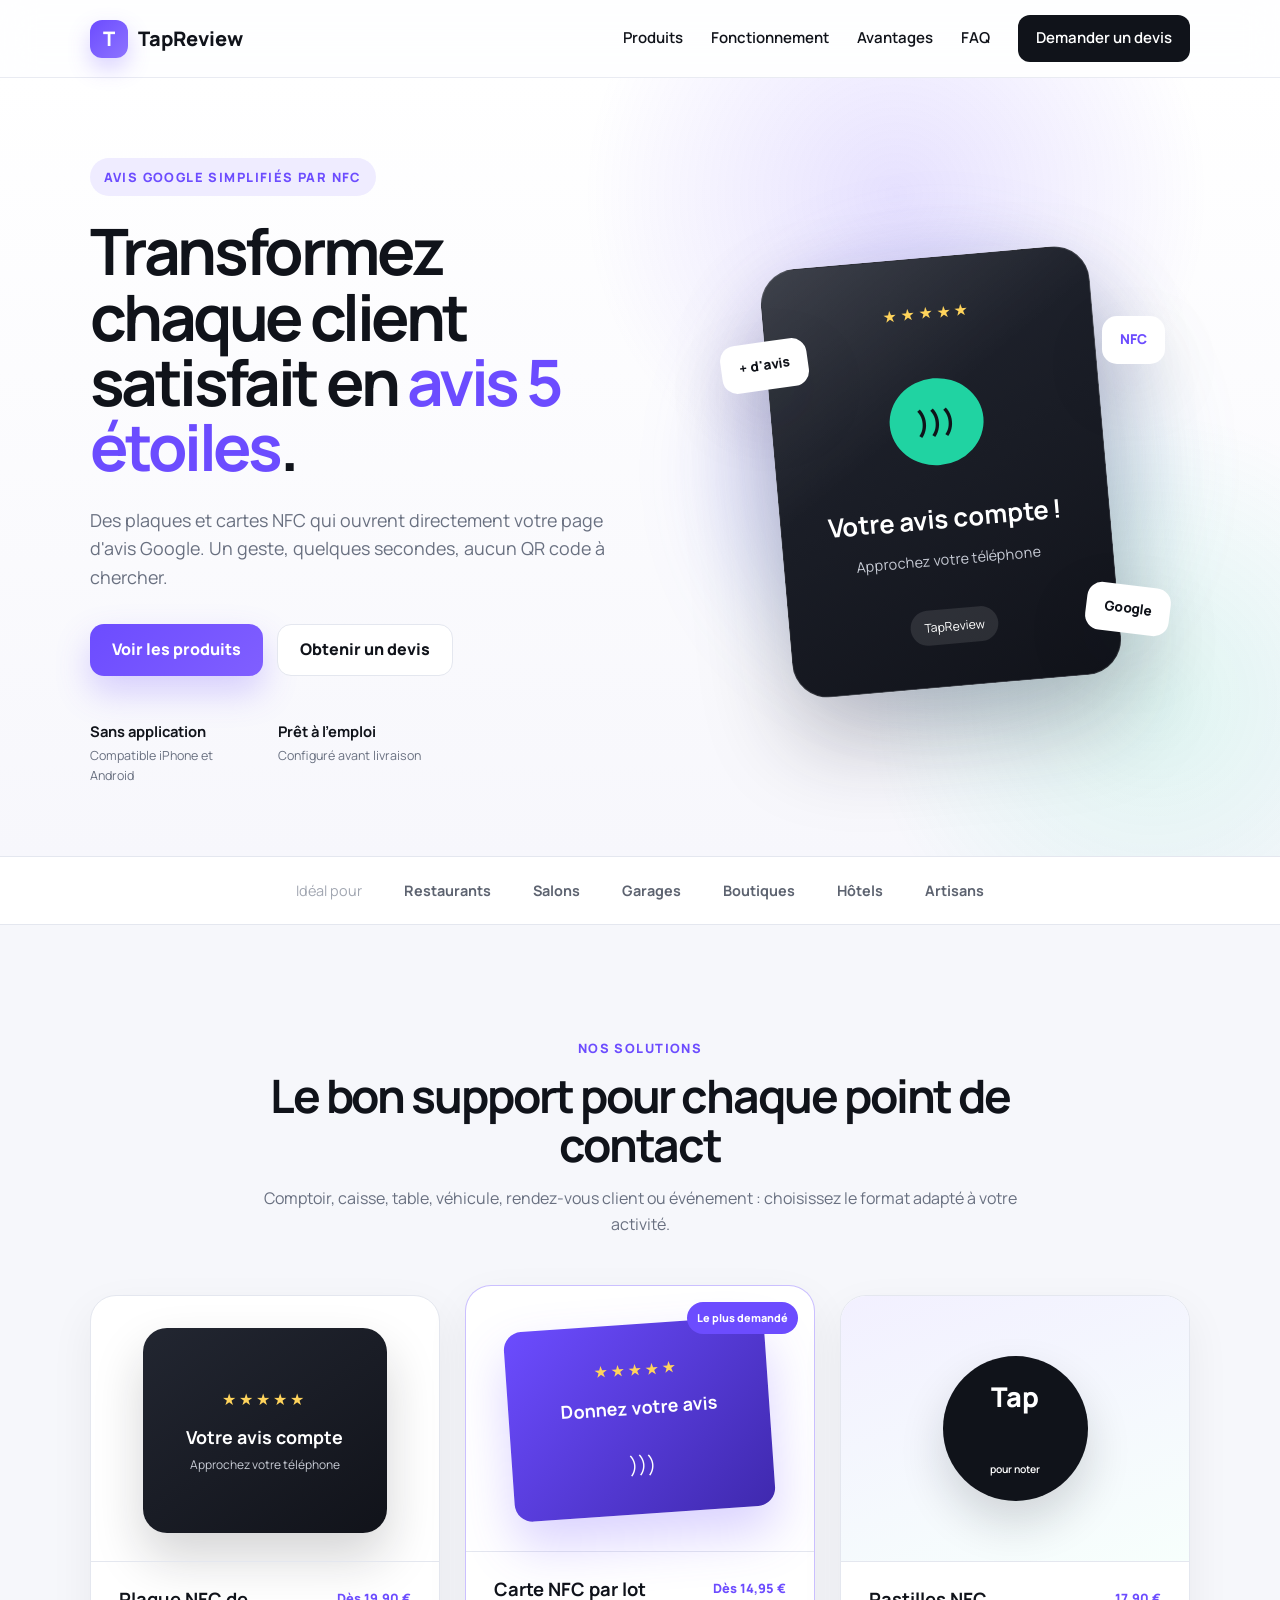
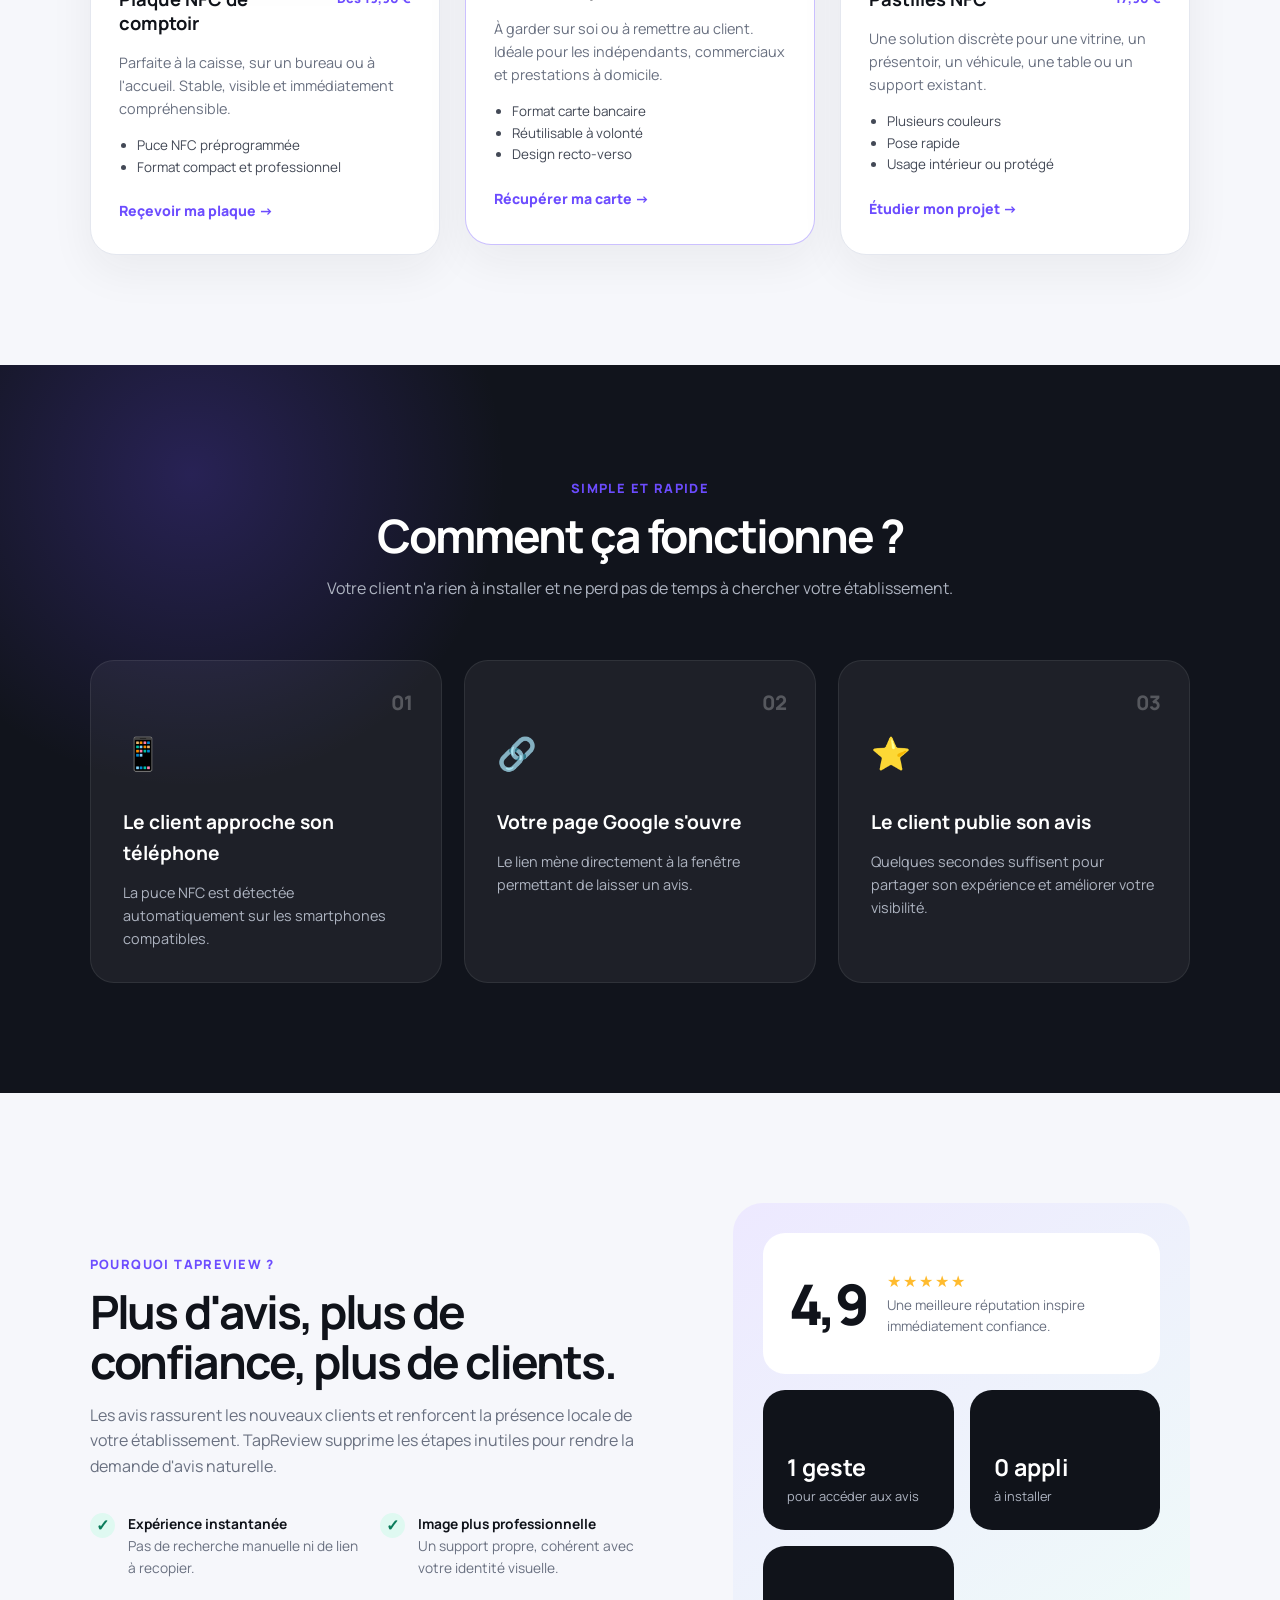
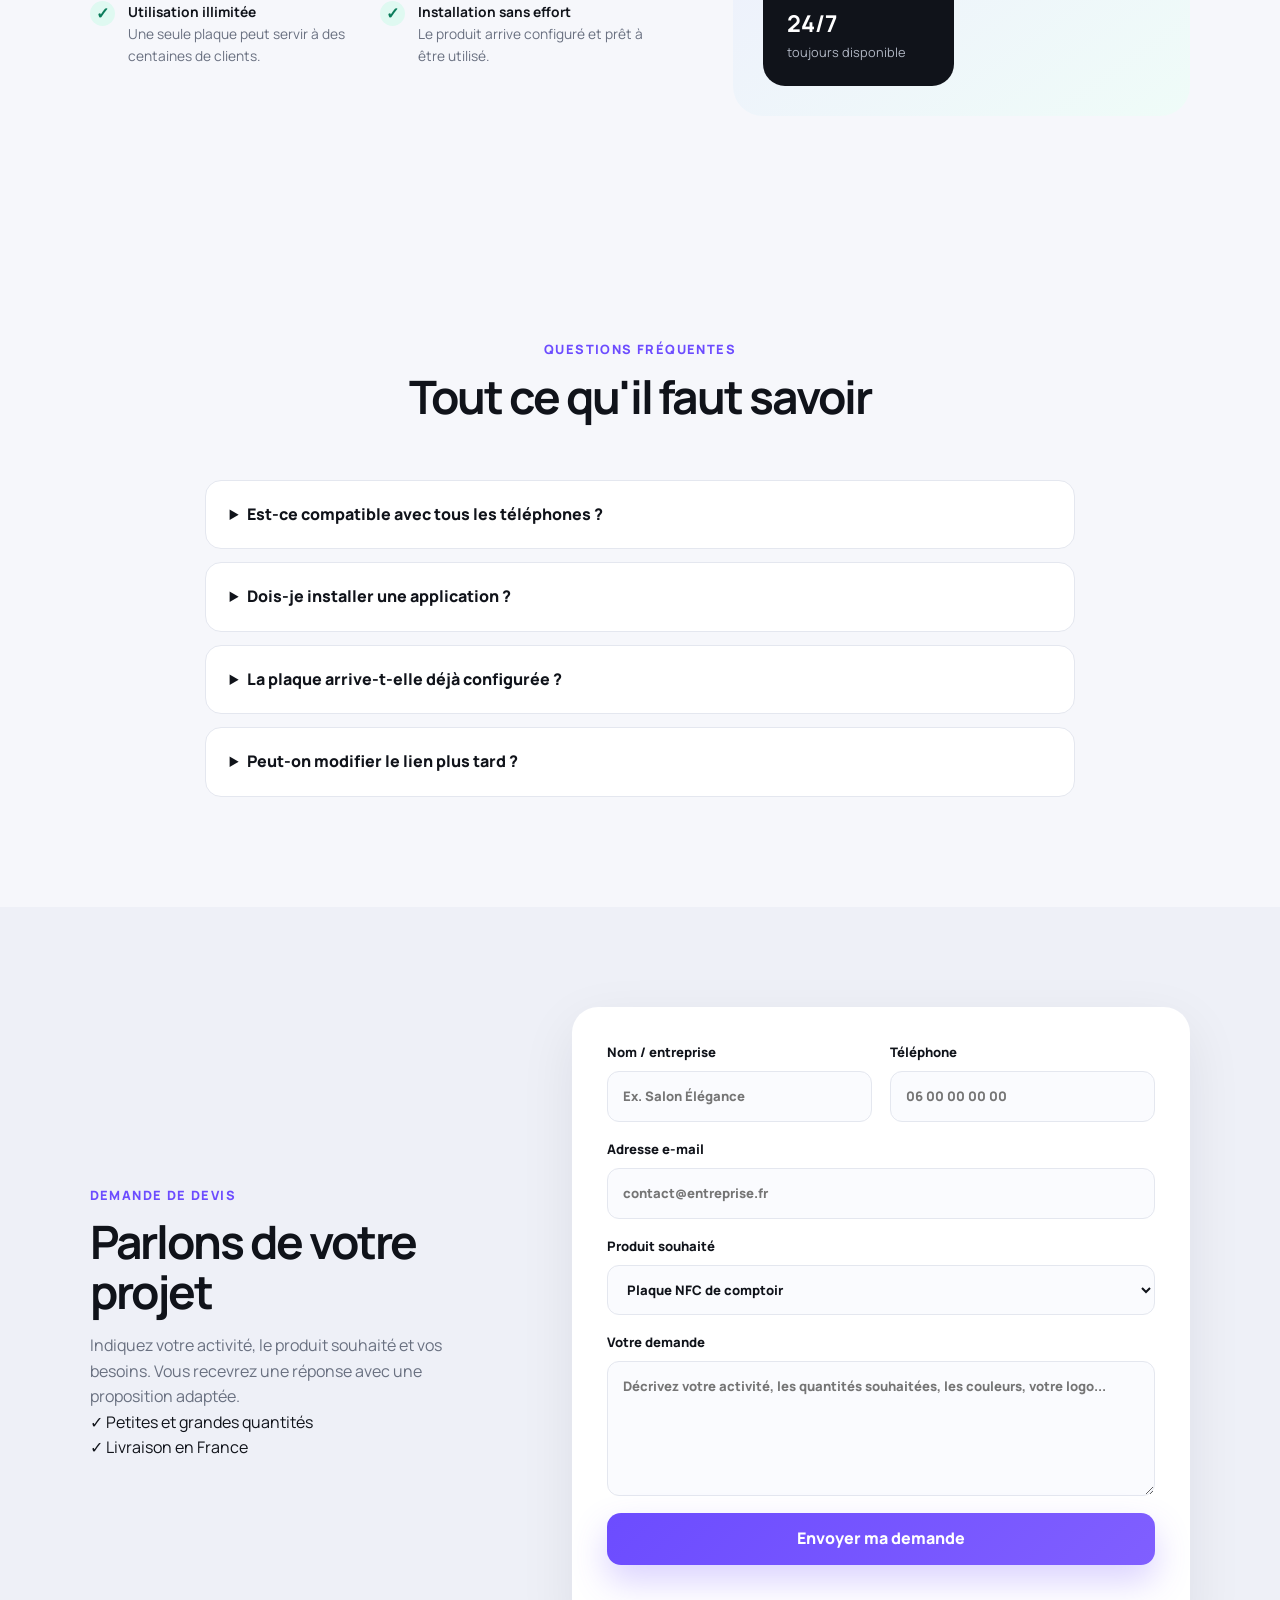
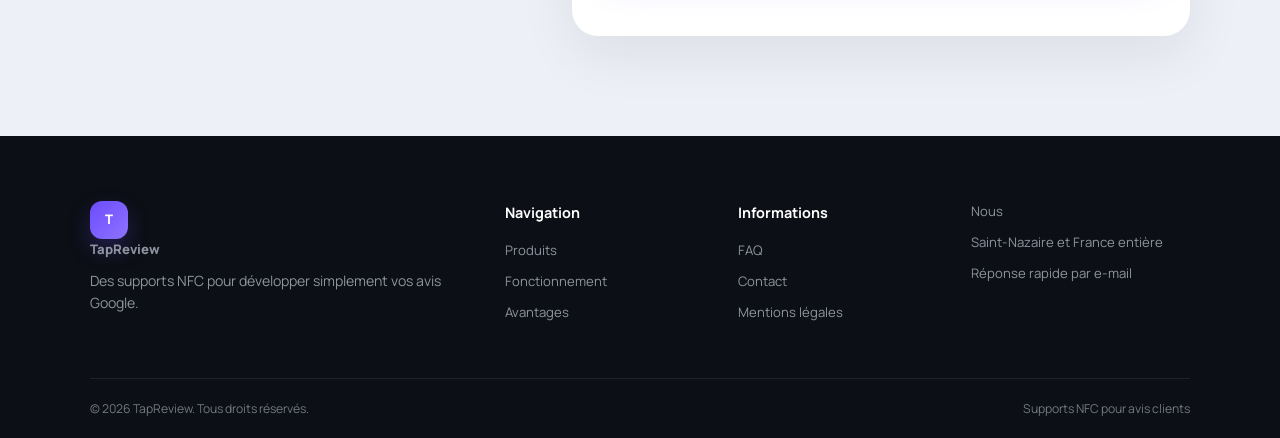
<file: index.html>
<!DOCTYPE html>
<html lang="fr">
<head>
  <meta charset="UTF-8">
  <meta name="viewport" content="width=device-width, initial-scale=1.0">
  <meta name="description" content="TapReview aide les commerces à obtenir plus d'avis Google grâce à des plaques et cartes NFC personnalisées.">
  <title>TapReview — Transformez vos clients en avis Google</title>
  <link rel="preconnect" href="https://fonts.googleapis.com">
  <link rel="preconnect" href="https://fonts.gstatic.com" crossorigin>
  <link href="https://fonts.googleapis.com/css2?family=Manrope:wght@400;500;600;700;800&display=swap" rel="stylesheet">
  <link rel="stylesheet" href="style.css">
</head>
<body>
  <header class="header">
    <a class="logo" href="#accueil" aria-label="Accueil TapReview">
      <span class="logo-icon">T</span>
      <span>TapReview</span>
    </a>

    <button class="menu-toggle" aria-label="Ouvrir le menu" aria-expanded="false">
      <span></span><span></span><span></span>
    </button>

    <nav class="nav">
      <a href="#produits">Produits</a>
      <a href="#fonctionnement">Fonctionnement</a>
      <a href="#avantages">Avantages</a>
      <a href="#faq">FAQ</a>
      <a class="nav-cta" href="#contact">Demander un devis</a>
    </nav>
  </header>

  <main>
    <section class="hero" id="accueil">
      <div class="hero-content">
        <div class="badge">Avis Google simplifiés par NFC</div>
        <h1>Transformez chaque client satisfait en <span>avis 5 étoiles</span>.</h1>
        <p>
          Des plaques et cartes NFC qui ouvrent directement votre page d'avis Google.
          Un geste, quelques secondes, aucun QR code à chercher.
        </p>
        <div class="hero-actions">
          <a class="btn btn-primary" href="#produits">Voir les produits</a>
          <a class="btn btn-secondary" href="#contact">Obtenir un devis</a>
        </div>
        <div class="hero-trust">
          <div><strong>Sans application</strong><span>Compatible iPhone et Android</span></div>
          <div><strong>Prêt à l'emploi</strong><span>Configuré avant livraison</span></div>
        </div>
      </div>

      <div class="hero-visual">
        <div class="glow"></div>
        <div class="product-card product-main">
          <div class="google-stars">★★★★★</div>
          <div class="tap-symbol">)))</div>
          <h3>Votre avis compte !</h3>
          <p>Approchez votre téléphone</p>
          <div class="brand-pill">TapReview</div>
        </div>
        <div class="floating-card card-one">+ d'avis</div>
        <div class="floating-card card-two">NFC</div>
        <div class="floating-card card-three">Google</div>
      </div>
    </section>

    <section class="logos-strip">
      <span>Idéal pour</span>
      <strong>Restaurants</strong>
      <strong>Salons</strong>
      <strong>Garages</strong>
      <strong>Boutiques</strong>
      <strong>Hôtels</strong>
      <strong>Artisans</strong>
    </section>

    <section class="section" id="produits">
      <div class="section-heading">
        <span class="eyebrow">Nos solutions</span>
        <h2>Le bon support pour chaque point de contact</h2>
        <p>Comptoir, caisse, table, véhicule, rendez-vous client ou événement : choisissez le format adapté à votre activité.</p>
      </div>

      <div class="products-grid">
        <article class="product">
          <div class="product-image plaque">
            <span class="mini-stars">★★★★★</span>
            <strong>Votre avis compte</strong>
            <span>Approchez votre téléphone</span>
          </div>
          <div class="product-body">
            <div class="product-top">
              <h3>Plaque NFC de comptoir</h3>
              <span class="price">Dès 19,90 €</span>
            </div>
            <p>Parfaite à la caisse, sur un bureau ou à l'accueil. Stable, visible et immédiatement compréhensible.</p>
            <ul>
              <li>Puce NFC préprogrammée</li>
              <li>Format compact et professionnel</li>
            </ul>
            <a href="#contact">Reçevoir ma plaque →</a>
          </div>
        </article>

        <article class="product featured">
          <div class="popular">Le plus demandé</div>
          <div class="product-image card-nfc">
            <span class="mini-stars">★★★★★</span>
            <strong>Donnez votre avis</strong>
            <span class="nfc-mark">)))</span>
          </div>
          <div class="product-body">
            <div class="product-top">
              <h3>Carte NFC par lot </h3>
              <span class="price">Dès 14,95 €</span>
            </div>
            <p>À garder sur soi ou à remettre au client. Idéale pour les indépendants, commerciaux et prestations à domicile.</p>
            <ul>
              <li>Format carte bancaire</li>
              <li>Réutilisable à volonté</li>
              <li>Design recto-verso</li>
            </ul>
            <a href="#contact">Récupérer ma carte →</a>
          </div>
        </article>

        <article class="product">
          <div class="product-image sticker">
            <div class="sticker-circle">Tap<br><small>pour noter</small></div>
          </div>
          <div class="product-body">
            <div class="product-top">
              <h3>Pastilles NFC</h3>
              <span class="price">17,90 €</span>
            </div>
            <p>Une solution discrète pour une vitrine, un présentoir, un véhicule, une table ou un support existant.</p>
            <ul>
              <li>Plusieurs couleurs</li>
              <li>Pose rapide</li>
              <li>Usage intérieur ou protégé</li>
            </ul>
            <a href="#contact">Étudier mon projet →</a>
          </div>
        </article>
      </div>
    </section>

    <section class="how section-dark" id="fonctionnement">
      <div class="section-heading light">
        <span class="eyebrow">Simple et rapide</span>
        <h2>Comment ça fonctionne ?</h2>
        <p>Votre client n'a rien à installer et ne perd pas de temps à chercher votre établissement.</p>
      </div>

      <div class="steps">
        <article>
          <span class="step-number">01</span>
          <div class="step-icon">📱</div>
          <h3>Le client approche son téléphone</h3>
          <p>La puce NFC est détectée automatiquement sur les smartphones compatibles.</p>
        </article>
        <article>
          <span class="step-number">02</span>
          <div class="step-icon">🔗</div>
          <h3>Votre page Google s'ouvre</h3>
          <p>Le lien mène directement à la fenêtre permettant de laisser un avis.</p>
        </article>
        <article>
          <span class="step-number">03</span>
          <div class="step-icon">⭐</div>
          <h3>Le client publie son avis</h3>
          <p>Quelques secondes suffisent pour partager son expérience et améliorer votre visibilité.</p>
        </article>
      </div>
    </section>

    <section class="section benefits" id="avantages">
      <div class="benefits-copy">
        <span class="eyebrow">Pourquoi TapReview ?</span>
        <h2>Plus d'avis, plus de confiance, plus de clients.</h2>
        <p>
          Les avis rassurent les nouveaux clients et renforcent la présence locale de votre établissement.
          TapReview supprime les étapes inutiles pour rendre la demande d'avis naturelle.
        </p>

        <div class="benefit-list">
          <div>
            <span>✓</span>
            <p><strong>Expérience instantanée</strong><br>Pas de recherche manuelle ni de lien à recopier.</p>
          </div>
          <div>
            <span>✓</span>
            <p><strong>Image plus professionnelle</strong><br>Un support propre, cohérent avec votre identité visuelle.</p>
          </div>
          <div>
            <span>✓</span>
            <p><strong>Utilisation illimitée</strong><br>Une seule plaque peut servir à des centaines de clients.</p>
          </div>
          <div>
            <span>✓</span>
            <p><strong>Installation sans effort</strong><br>Le produit arrive configuré et prêt à être utilisé.</p>
          </div>
        </div>
      </div>

      <div class="stats-panel">
        <div class="rating-card">
          <div class="rating-number">4,9</div>
          <div>
            <div class="stars">★★★★★</div>
            <p>Une meilleure réputation inspire immédiatement confiance.</p>
          </div>
        </div>
        <div class="mini-stat"><strong>1 geste</strong><span>pour accéder aux avis</span></div>
        <div class="mini-stat"><strong>0 appli</strong><span>à installer</span></div>
        <div class="mini-stat"><strong>24/7</strong><span>toujours disponible</span></div>
      </div>
    </section>

    <section class="section faq" id="faq">
      <div class="section-heading">
        <span class="eyebrow">Questions fréquentes</span>
        <h2>Tout ce qu'il faut savoir</h2>
      </div>

      <div class="faq-list">
        <details>
          <summary>Est-ce compatible avec tous les téléphones ?</summary>
          <p>La majorité des iPhone récents et des smartphones Android disposent du NFC. Un QR code peut aussi être ajouté en solution complémentaire.</p>
        </details>
        <details>
          <summary>Dois-je installer une application ?</summary>
          <p>Non. Le téléphone détecte la puce et propose directement d'ouvrir le lien dans le navigateur.</p>
        </details>
        <details>
          <summary>La plaque arrive-t-elle déjà configurée ?</summary>
          <p>Oui. Le lien de votre établissement est enregistré avant l'expédition et le support est testé.</p>
        </details>
        <details>
          <summary>Peut-on modifier le lien plus tard ?</summary>
          <p>Cela dépend du modèle de puce et de la configuration choisie. Une solution avec lien modifiable peut être proposée.</p>
        </details>
      </div>
    </section>

    <section class="contact-section" id="contact">
      <div class="contact-copy">
        <span class="eyebrow">Demande de devis</span>
        <h2>Parlons de votre projet</h2>
        <p>Indiquez votre activité, le produit souhaité et vos besoins. Vous recevrez une réponse avec une proposition adaptée.</p>
        <div class="contact-copy">
          <div><span>✓</span> Petites et grandes quantités</div>
          <div><span>✓</span> Livraison en France</div>
        </div>
      </div>
      
      <form class="contact-form"
      action="https://formspree.io/f/mwvgrzkv"
      method="POST">
        <div class="form-row">
          <label>
            Nom / entreprise
            <input type="text" name="name" placeholder="Ex. Salon Élégance" required>
          </label>
          <label>
            Téléphone
            <input type="tel" name="phone" placeholder="06 00 00 00 00">
          </label>
        </div>
        <label>
          Adresse e-mail
          <input type="email" name="email" placeholder="contact@entreprise.fr" required>
        </label>
        <label>
          Produit souhaité
          <select name="product">
            <option>Plaque NFC de comptoir</option>
            <option>Carte NFC personnalisée</option>
            <option>Sticker ou médaillon NFC</option>
            <option>Pack de plusieurs produits</option>
          </select>
        </label>
        <label>
          Votre demande
          <textarea name="message" rows="5" placeholder="Décrivez votre activité, les quantités souhaitées, les couleurs, votre logo..."></textarea>
        </label>
        <button class="btn btn-primary form-button" type="submit">Envoyer ma demande</button>
        <p class="form-status" id="formStatus"></p>
      </form>
    </section>
  </main>

  <footer>
    <div class="footer-main">
      <div>
        <a class="logo footer-logo" href="#accueil">
          <span class="logo-icon">T</span>
          <span>TapReview</span>
        </a>
        <p>Des supports NFC pour développer simplement vos avis Google.</p>
      </div>
      <div>
        <h4>Navigation</h4>
        <a href="produits">Produits</a>
        <a href="fonctionnement">Fonctionnement</a>
        <a href="avantages">Avantages</a>
      </div>
      <div>
        <h4>Informations</h4>
        <a href="#faq">FAQ</a>
        <a href="#contact">Contact</a>
        <a href="mentions-legales.html">Mentions légales</a>
      </div>
      <div>
        <a href="nous.html">Nous</a>
        <p>Saint-Nazaire et France entière</p>
        <p>Réponse rapide par e-mail</p>
      </div>
    </div>
    <div class="footer-bottom">
      <span>© 2026 TapReview. Tous droits réservés.</span>
      <span>Supports NFC pour avis clients</span>
    </div>
  </footer>

  <script src="script.js"></script>
</body>
</html>
</file>
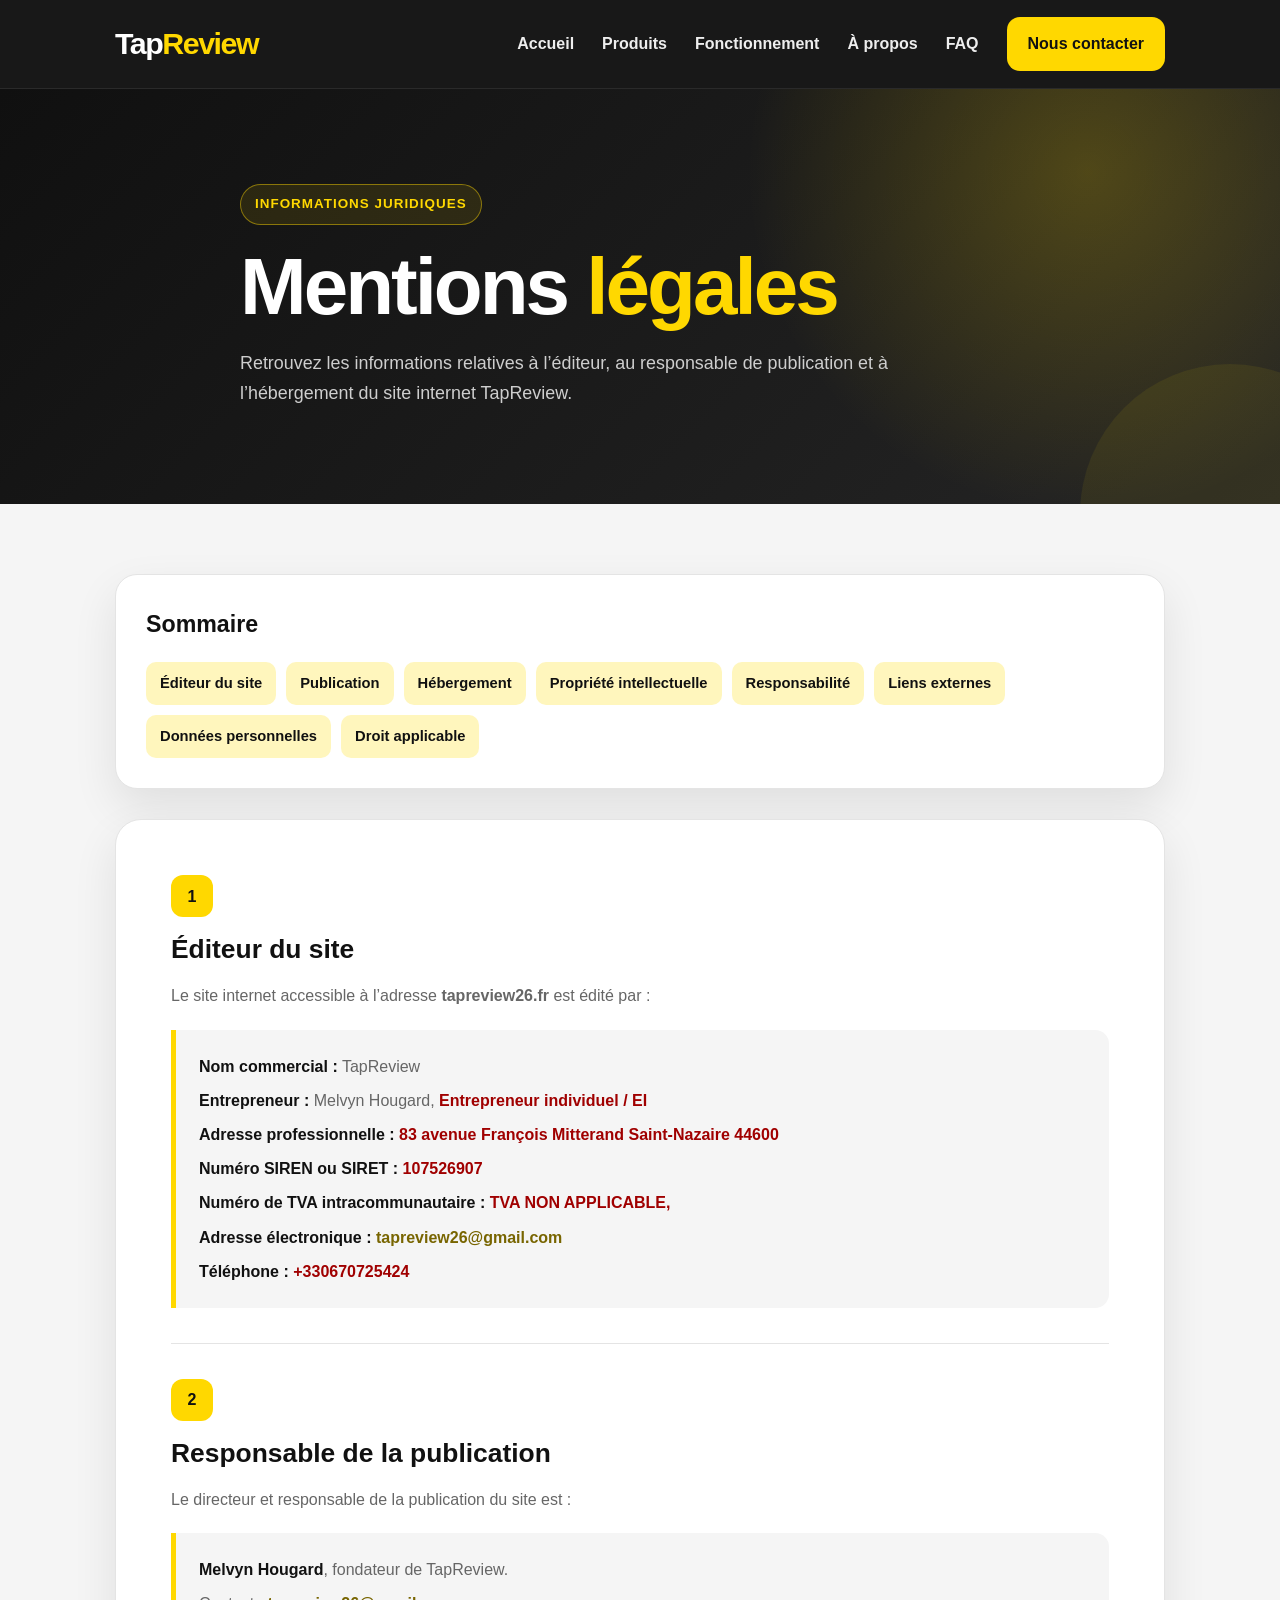
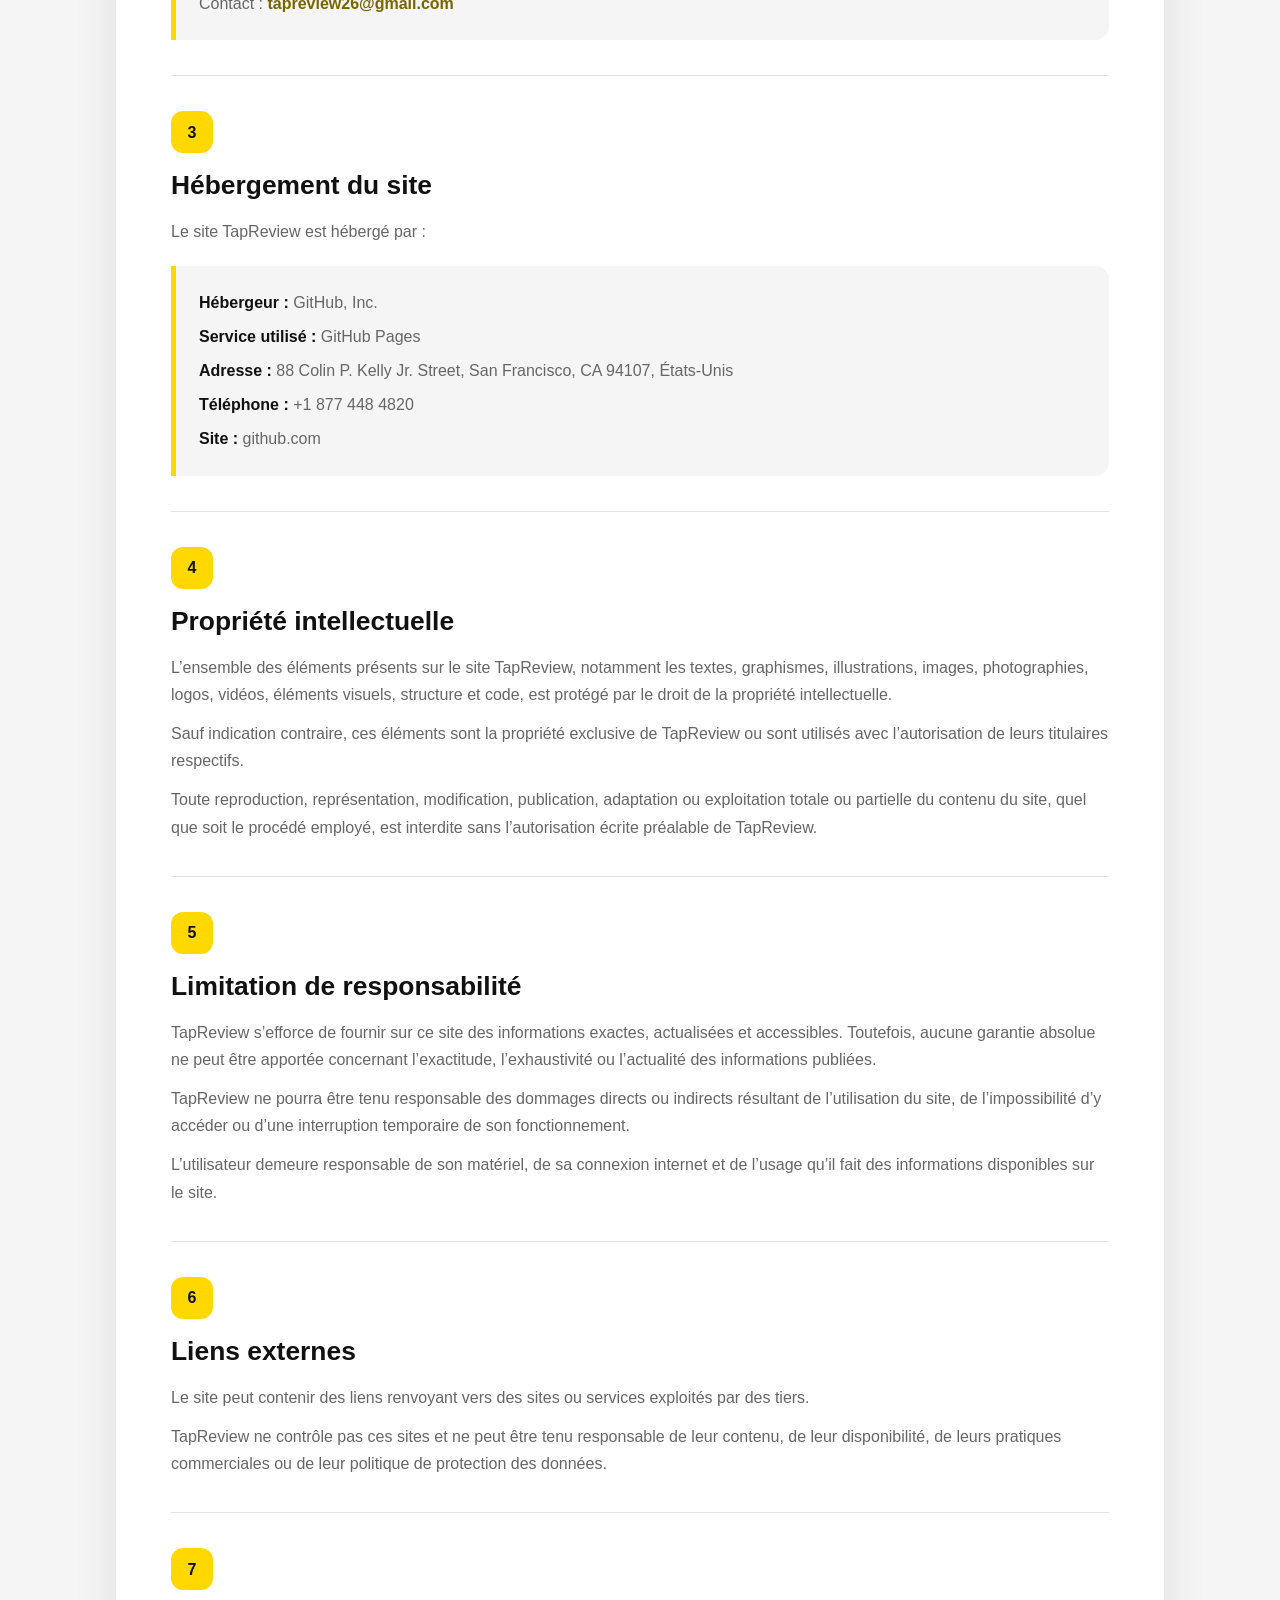
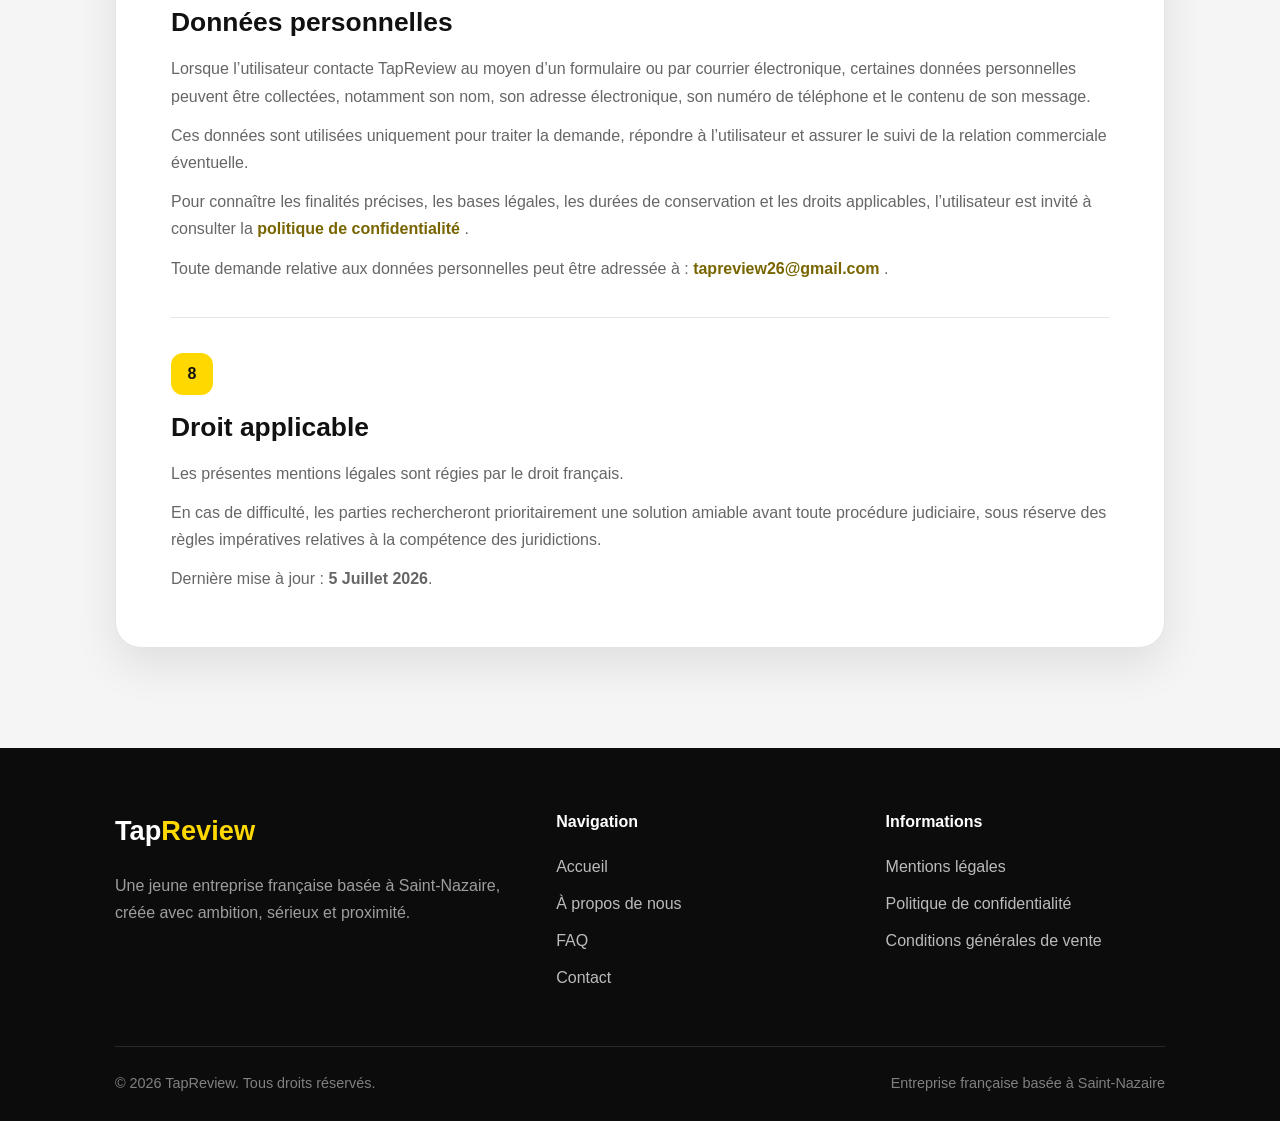
<file: mentions-legales.html>
<!DOCTYPE html>
<html lang="fr">
<head>
    <meta charset="UTF-8">

    <meta
        name="viewport"
        content="width=device-width, initial-scale=1.0"
    >

    <meta
        name="description"
        content="Mentions légales du site TapReview."
    >

    <title>Mentions légales | TapReview</title>

    <style>
        :root {
            --jaune: #ffd800;
            --jaune-clair: #fff6bd;
            --noir: #111111;
            --noir-clair: #1c1c1c;
            --gris: #666666;
            --gris-clair: #f5f5f5;
            --blanc: #ffffff;
            --bordure: #e4e4e4;
            --ombre: 0 18px 45px rgba(0, 0, 0, 0.09);
        }

        * {
            margin: 0;
            padding: 0;
            box-sizing: border-box;
        }

        html {
            scroll-behavior: smooth;
        }

        body {
            font-family: Arial, Helvetica, sans-serif;
            color: var(--noir);
            background: var(--gris-clair);
            line-height: 1.7;
        }

        a {
            color: inherit;
            text-decoration: none;
        }

        .container {
            width: min(1050px, 90%);
            margin: auto;
        }

        /* HEADER */

        .header {
            position: sticky;
            top: 0;
            z-index: 1000;
            background: rgba(17, 17, 17, 0.97);
            border-bottom: 1px solid rgba(255, 255, 255, 0.08);
            backdrop-filter: blur(12px);
        }

        .navigation {
            min-height: 88px;
            display: flex;
            align-items: center;
            justify-content: space-between;
            gap: 30px;
        }

        .logo {
            color: var(--blanc);
            font-size: 1.9rem;
            font-weight: 900;
            letter-spacing: -1.5px;
        }

        .logo span {
            color: var(--jaune);
        }

        .menu {
            display: flex;
            align-items: center;
            gap: 28px;
        }

        .menu a {
            color: #eeeeee;
            font-weight: 700;
            transition: 0.2s ease;
        }

        .menu a:hover {
            color: var(--jaune);
        }

        .menu .contact-button {
            padding: 13px 21px;
            border-radius: 13px;
            background: var(--jaune);
            color: var(--noir);
        }

        /* HERO */

        .hero {
            position: relative;
            overflow: hidden;
            padding: 95px 0;
            background:
                radial-gradient(
                    circle at 85% 20%,
                    rgba(255, 216, 0, 0.22),
                    transparent 30%
                ),
                linear-gradient(135deg, #101010, #252525);
            color: var(--blanc);
        }

        .hero::after {
            content: "";
            position: absolute;
            width: 300px;
            height: 300px;
            right: -100px;
            bottom: -160px;
            border-radius: 50%;
            background: var(--jaune);
            opacity: 0.07;
        }

        .hero-content {
            position: relative;
            z-index: 2;
            max-width: 800px;
        }

        .badge {
            display: inline-block;
            margin-bottom: 20px;
            padding: 8px 14px;
            border: 1px solid rgba(255, 216, 0, 0.45);
            border-radius: 999px;
            background: rgba(255, 216, 0, 0.10);
            color: var(--jaune);
            font-size: 0.84rem;
            font-weight: 900;
            text-transform: uppercase;
            letter-spacing: 1px;
        }

        .hero h1 {
            margin-bottom: 20px;
            font-size: clamp(2.8rem, 7vw, 5rem);
            line-height: 1.04;
            letter-spacing: -3px;
        }

        .hero h1 span {
            color: var(--jaune);
        }

        .hero p {
            max-width: 690px;
            color: #cecece;
            font-size: 1.12rem;
        }

        /* SOMMAIRE */

        .legal-wrapper {
            padding: 70px 0 100px;
        }

        .summary {
            margin-bottom: 30px;
            padding: 30px;
            border: 1px solid var(--bordure);
            border-radius: 22px;
            background: var(--blanc);
            box-shadow: var(--ombre);
        }

        .summary h2 {
            margin-bottom: 18px;
            font-size: 1.45rem;
        }

        .summary-links {
            display: flex;
            flex-wrap: wrap;
            gap: 10px;
        }

        .summary-links a {
            padding: 9px 14px;
            border-radius: 10px;
            background: var(--jaune-clair);
            font-size: 0.92rem;
            font-weight: 700;
            transition: 0.2s ease;
        }

        .summary-links a:hover {
            background: var(--jaune);
        }

        /* CONTENU LÉGAL */

        .legal-content {
            padding: 55px;
            border: 1px solid var(--bordure);
            border-radius: 26px;
            background: var(--blanc);
            box-shadow: var(--ombre);
        }

        .legal-section {
            padding: 35px 0;
            border-bottom: 1px solid var(--bordure);
        }

        .legal-section:first-child {
            padding-top: 0;
        }

        .legal-section:last-child {
            padding-bottom: 0;
            border-bottom: none;
        }

        .section-number {
            display: grid;
            width: 42px;
            height: 42px;
            margin-bottom: 16px;
            place-items: center;
            border-radius: 12px;
            background: var(--jaune);
            font-weight: 900;
        }

        .legal-section h2 {
            margin-bottom: 16px;
            font-size: 1.65rem;
            line-height: 1.25;
        }

        .legal-section h3 {
            margin: 22px 0 8px;
            font-size: 1.1rem;
        }

        .legal-section p {
            margin-bottom: 12px;
            color: var(--gris);
        }

        .legal-section p:last-child {
            margin-bottom: 0;
        }

        .info-box {
            margin-top: 20px;
            padding: 23px;
            border-left: 5px solid var(--jaune);
            border-radius: 0 14px 14px 0;
            background: var(--gris-clair);
        }

        .info-box p {
            margin-bottom: 7px;
        }

        .info-box strong {
            color: var(--noir);
        }

        .placeholder {
            color: #a00000;
            font-weight: 800;
        }

        .email-link {
            color: #786500;
            font-weight: 800;
            overflow-wrap: anywhere;
        }

        .warning {
            margin-bottom: 30px;
            padding: 22px 25px;
            border: 1px solid #e3c100;
            border-radius: 16px;
            background: #fff9d8;
        }

        .warning strong {
            display: block;
            margin-bottom: 6px;
        }

        /* FOOTER */

        .footer {
            padding: 60px 0 25px;
            background: #0c0c0c;
            color: var(--blanc);
        }

        .footer-grid {
            display: grid;
            grid-template-columns: 1.4fr 1fr 1fr;
            gap: 50px;
            padding-bottom: 45px;
        }

        .footer h3,
        .footer h4 {
            margin-bottom: 17px;
        }

        .footer h3 {
            font-size: 1.7rem;
        }

        .footer h3 span {
            color: var(--jaune);
        }

        .footer p {
            color: #9e9e9e;
        }

        .footer a {
            display: block;
            width: fit-content;
            margin-bottom: 10px;
            color: #bbbbbb;
        }

        .footer a:hover {
            color: var(--jaune);
        }

        .footer-bottom {
            display: flex;
            justify-content: space-between;
            gap: 20px;
            padding-top: 24px;
            border-top: 1px solid #292929;
            color: #808080;
            font-size: 0.9rem;
        }

        /* RESPONSIVE */

        @media (max-width: 800px) {
            .menu {
                display: none;
            }

            .legal-content {
                padding: 35px 25px;
            }

            .footer-grid {
                grid-template-columns: 1fr;
            }
        }

        @media (max-width: 600px) {
            .navigation {
                min-height: 72px;
            }

            .logo {
                font-size: 1.55rem;
            }

            .hero {
                padding: 75px 0;
            }

            .hero h1 {
                letter-spacing: -2px;
            }

            .legal-wrapper {
                padding: 45px 0 70px;
            }

            .summary {
                padding: 24px;
            }

            .legal-content {
                padding: 30px 20px;
            }

            .footer-bottom {
                flex-direction: column;
            }
        }
    </style>
</head>

<body>

    <!-- HEADER -->
    <header class="header">
        <div class="container navigation">

            <a href="index.html" class="logo">
                Tap<span>Review</span>
            </a>

            <nav class="menu">
                <a href="index.html">Accueil</a>
                <a href="index.html#produits">Produits</a>
                <a href="index.html#fonctionnement">Fonctionnement</a>
                <a href="nous.html">À propos</a>
                <a href="index.html#faq">FAQ</a>

                <a
                    href="index.html#contact"
                    class="contact-button"
                >
                    Nous contacter
                </a>
            </nav>

        </div>
    </header>

    <main>

        <!-- HERO -->
        <section class="hero">
            <div class="container hero-content">

                <div class="badge">
                    Informations juridiques
                </div>

                <h1>
                    Mentions <span>légales</span>
                </h1>

                <p>
                    Retrouvez les informations relatives à l’éditeur,
                    au responsable de publication et à l’hébergement du
                    site internet TapReview.
                </p>

            </div>
        </section>

        <!-- CONTENU -->
        <section class="legal-wrapper">
            <div class="container">


                <div class="summary">
                    <h2>Sommaire</h2>

                    <div class="summary-links">
                        <a href="#editeur">Éditeur du site</a>
                        <a href="#publication">Publication</a>
                        <a href="#hebergement">Hébergement</a>
                        <a href="#propriete">Propriété intellectuelle</a>
                        <a href="#responsabilite">Responsabilité</a>
                        <a href="#liens">Liens externes</a>
                        <a href="#donnees">Données personnelles</a>
                        <a href="#droit">Droit applicable</a>
                    </div>
                </div>

                <div class="legal-content">

                    <!-- ÉDITEUR -->
                    <section class="legal-section" id="editeur">

                        <div class="section-number">1</div>

                        <h2>Éditeur du site</h2>

                        <p>
                            Le site internet accessible à l’adresse
                            <strong>tapreview26.fr</strong> est édité par :
                        </p>

                        <div class="info-box">
                            <p>
                                <strong>Nom commercial :</strong>
                                TapReview
                            </p>

                            <p>
                                <strong>Entrepreneur :</strong>
                                Melvyn Hougard,
                                <span class="placeholder">
                                    Entrepreneur individuel / EI
                                </span>
                            </p>

                            <p>
                                <strong>Adresse professionnelle :</strong>
                                <span class="placeholder">
                                    83 avenue François Mitterand Saint-Nazaire 44600
                                </span>
                            </p>

                            <p>
                                <strong>Numéro SIREN ou SIRET :</strong>
                                <span class="placeholder">
                                    107526907
                                </span>
                            </p>

                            <p>
                                <strong>Numéro de TVA intracommunautaire :</strong>
                                <span class="placeholder">
                                    TVA NON APPLICABLE,
                                </span>
                            </p>

                            <p>
                                <strong>Adresse électronique :</strong>

                                <a
                                    href="mailto:tapreview26@gmail.com"
                                    class="email-link"
                                >
                                    tapreview26@gmail.com
                                </a>
                            </p>

                            <p>
                                <strong>Téléphone :</strong>
                                <span class="placeholder">
                                    +330670725424
                                </span>
                            </p>
                        </div>

                    </section>

                    <!-- RESPONSABLE DE PUBLICATION -->
                    <section class="legal-section" id="publication">

                        <div class="section-number">2</div>

                        <h2>Responsable de la publication</h2>

                        <p>
                            Le directeur et responsable de la publication du
                            site est :
                        </p>

                        <div class="info-box">
                            <p>
                                <strong>Melvyn Hougard</strong>,
                                fondateur de TapReview.
                            </p>

                            <p>
                                Contact :
                                <a
                                    href="mailto:tapreview26@gmail.com"
                                    class="email-link"
                                >
                                    tapreview26@gmail.com
                                </a>
                            </p>
                        </div>

                    </section>

                    <!-- HÉBERGEMENT -->
                    <section class="legal-section" id="hebergement">

                        <div class="section-number">3</div>

                        <h2>Hébergement du site</h2>

                        <p>
                            Le site TapReview est hébergé par :
                        </p>

                        <div class="info-box">
                            <p>
                                <strong>Hébergeur :</strong>
                                GitHub, Inc.
                            </p>

                            <p>
                                <strong>Service utilisé :</strong>
                                GitHub Pages
                            </p>

                            <p>
                                <strong>Adresse :</strong>
                                88 Colin P. Kelly Jr. Street,
                                San Francisco, CA 94107,
                                États-Unis
                            </p>

                            <p>
                                <strong>Téléphone :</strong>
                                +1 877 448 4820
                            </p>

                            <p>
                                <strong>Site :</strong>
                                github.com
                            </p>
                        </div>

                    </section>

                    <!-- PROPRIÉTÉ INTELLECTUELLE -->
                    <section class="legal-section" id="propriete">

                        <div class="section-number">4</div>

                        <h2>Propriété intellectuelle</h2>

                        <p>
                            L’ensemble des éléments présents sur le site
                            TapReview, notamment les textes, graphismes,
                            illustrations, images, photographies, logos,
                            vidéos, éléments visuels, structure et code,
                            est protégé par le droit de la propriété
                            intellectuelle.
                        </p>

                        <p>
                            Sauf indication contraire, ces éléments sont la
                            propriété exclusive de TapReview ou sont utilisés
                            avec l’autorisation de leurs titulaires respectifs.
                        </p>

                        <p>
                            Toute reproduction, représentation, modification,
                            publication, adaptation ou exploitation totale ou
                            partielle du contenu du site, quel que soit le
                            procédé employé, est interdite sans l’autorisation
                            écrite préalable de TapReview.
                        </p>

                    </section>

                    <!-- RESPONSABILITÉ -->
                    <section class="legal-section" id="responsabilite">

                        <div class="section-number">5</div>

                        <h2>Limitation de responsabilité</h2>

                        <p>
                            TapReview s’efforce de fournir sur ce site des
                            informations exactes, actualisées et accessibles.
                            Toutefois, aucune garantie absolue ne peut être
                            apportée concernant l’exactitude, l’exhaustivité ou
                            l’actualité des informations publiées.
                        </p>

                        <p>
                            TapReview ne pourra être tenu responsable des
                            dommages directs ou indirects résultant de
                            l’utilisation du site, de l’impossibilité d’y
                            accéder ou d’une interruption temporaire de son
                            fonctionnement.
                        </p>

                        <p>
                            L’utilisateur demeure responsable de son matériel,
                            de sa connexion internet et de l’usage qu’il fait
                            des informations disponibles sur le site.
                        </p>

                    </section>

                    <!-- LIENS EXTERNES -->
                    <section class="legal-section" id="liens">

                        <div class="section-number">6</div>

                        <h2>Liens externes</h2>

                        <p>
                            Le site peut contenir des liens renvoyant vers des
                            sites ou services exploités par des tiers.
                        </p>

                        <p>
                            TapReview ne contrôle pas ces sites et ne peut être
                            tenu responsable de leur contenu, de leur
                            disponibilité, de leurs pratiques commerciales ou
                            de leur politique de protection des données.
                        </p>

                    </section>

                    <!-- DONNÉES PERSONNELLES -->
                    <section class="legal-section" id="donnees">

                        <div class="section-number">7</div>

                        <h2>Données personnelles</h2>

                        <p>
                            Lorsque l’utilisateur contacte TapReview au moyen
                            d’un formulaire ou par courrier électronique,
                            certaines données personnelles peuvent être
                            collectées, notamment son nom, son adresse
                            électronique, son numéro de téléphone et le contenu
                            de son message.
                        </p>

                        <p>
                            Ces données sont utilisées uniquement pour traiter
                            la demande, répondre à l’utilisateur et assurer le
                            suivi de la relation commerciale éventuelle.
                        </p>

                        <p>
                            Pour connaître les finalités précises, les bases
                            légales, les durées de conservation et les droits
                            applicables, l’utilisateur est invité à consulter
                            la
                            <a
                                href="confidentialite.html"
                                class="email-link"
                            >
                                politique de confidentialité
                            </a>.
                        </p>

                        <p>
                            Toute demande relative aux données personnelles
                            peut être adressée à :
                            <a
                                href="mailto:tapreview26@gmail.com"
                                class="email-link"
                            >
                                tapreview26@gmail.com
                            </a>.
                        </p>

                    </section>

                    <!-- DROIT APPLICABLE -->
                    <section class="legal-section" id="droit">

                        <div class="section-number">8</div>

                        <h2>Droit applicable</h2>

                        <p>
                            Les présentes mentions légales sont régies par le
                            droit français.
                        </p>

                        <p>
                            En cas de difficulté, les parties rechercheront
                            prioritairement une solution amiable avant toute
                            procédure judiciaire, sous réserve des règles
                            impératives relatives à la compétence des
                            juridictions.
                        </p>

                        <p>
                            Dernière mise à jour :
                            <strong>5 Juillet 2026</strong>.
                        </p>

                    </section>

                </div>
            </div>
        </section>

    </main>

    <!-- FOOTER -->
    <footer class="footer">
        <div class="container">

            <div class="footer-grid">

                <div>
                    <h3>Tap<span>Review</span></h3>

                    <p>
                        Une jeune entreprise française basée à Saint-Nazaire,
                        créée avec ambition, sérieux et proximité.
                    </p>
                </div>

                <div>
                    <h4>Navigation</h4>

                    <a href="index.html">Accueil</a>
                    <a href="nous.html">À propos de nous</a>
                    <a href="index.html#faq">FAQ</a>
                    <a href="index.html#contact">Contact</a>
                </div>

                <div>
                    <h4>Informations</h4>

                    <a href="mentions-legales.html">
                        Mentions légales
                    </a>

                    <a href="confidentialite.html">
                        Politique de confidentialité
                    </a>

                    <a href="cgv.html">
                        Conditions générales de vente
                    </a>
                </div>

            </div>

            <div class="footer-bottom">
                <span>
                    © 2026 TapReview. Tous droits réservés.
                </span>

                <span>
                    Entreprise française basée à Saint-Nazaire
                </span>
            </div>

        </div>
    </footer>

</body>
</html>
</file>
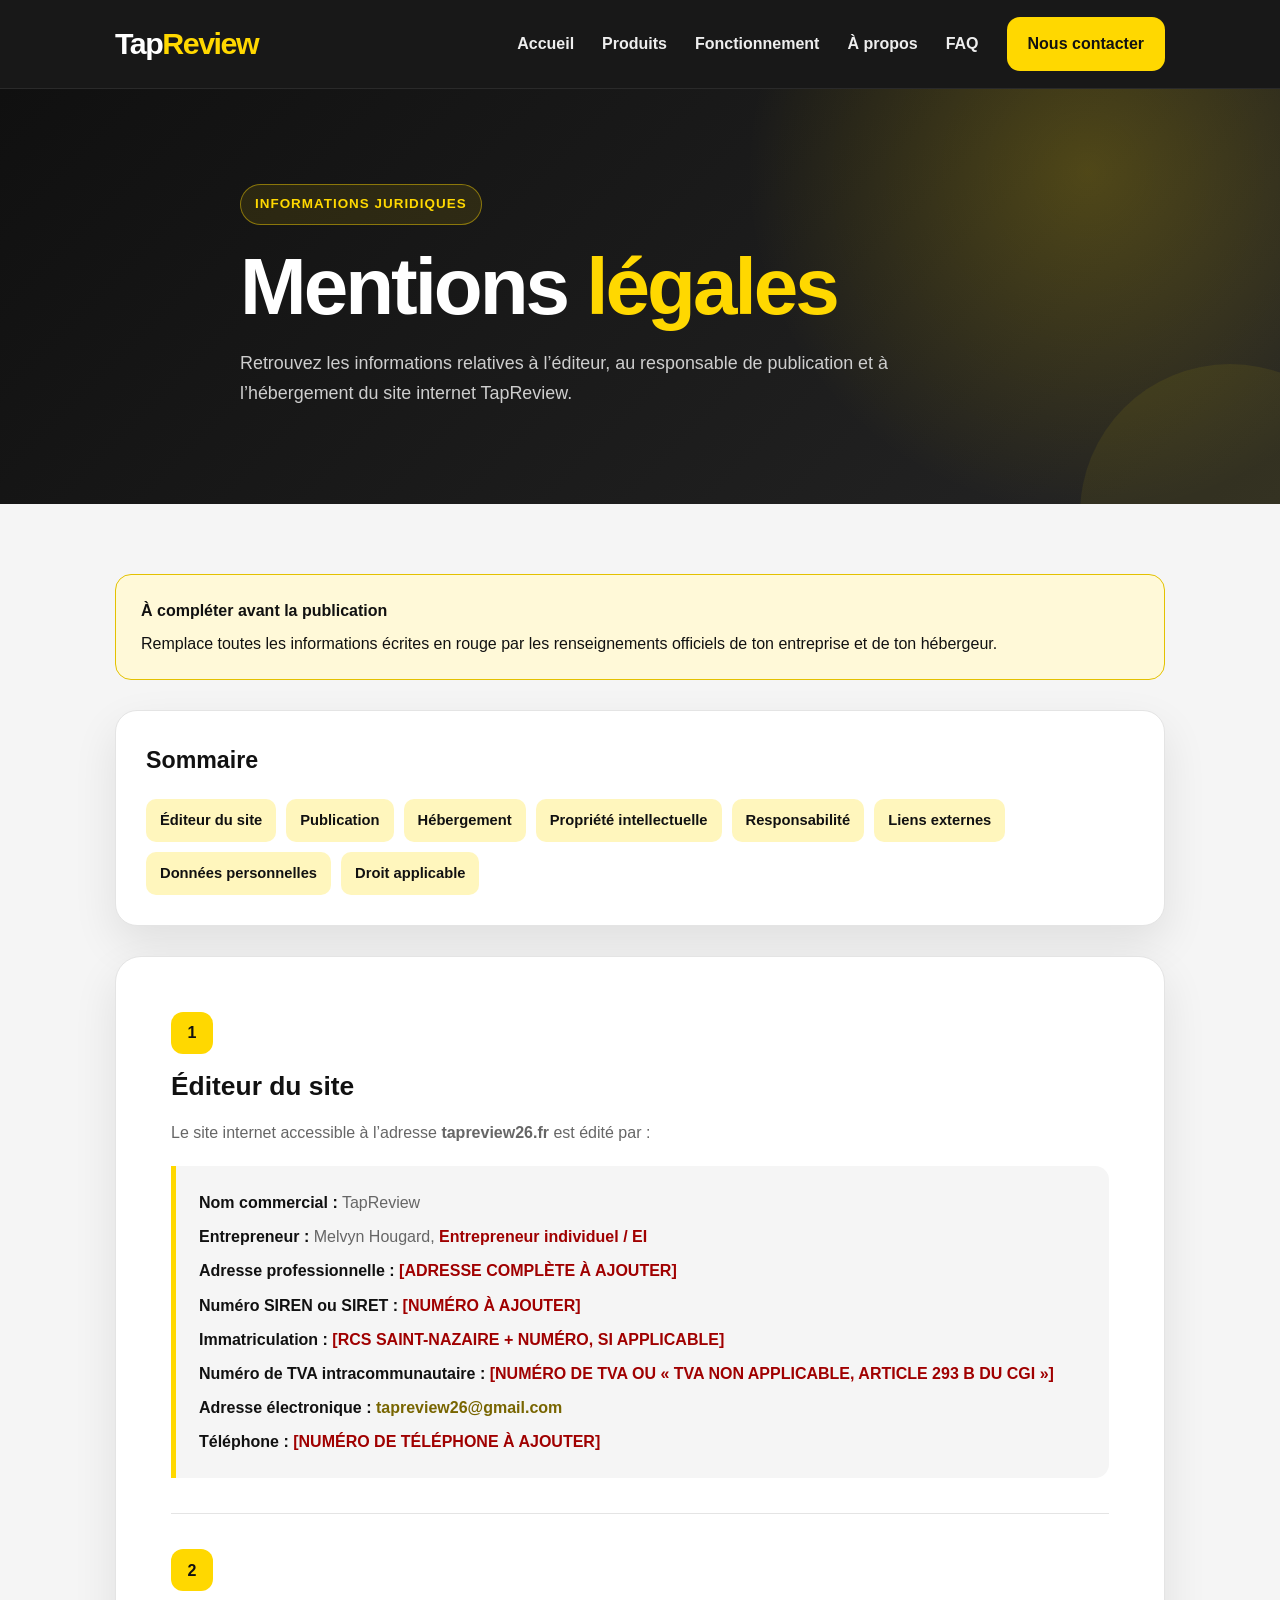
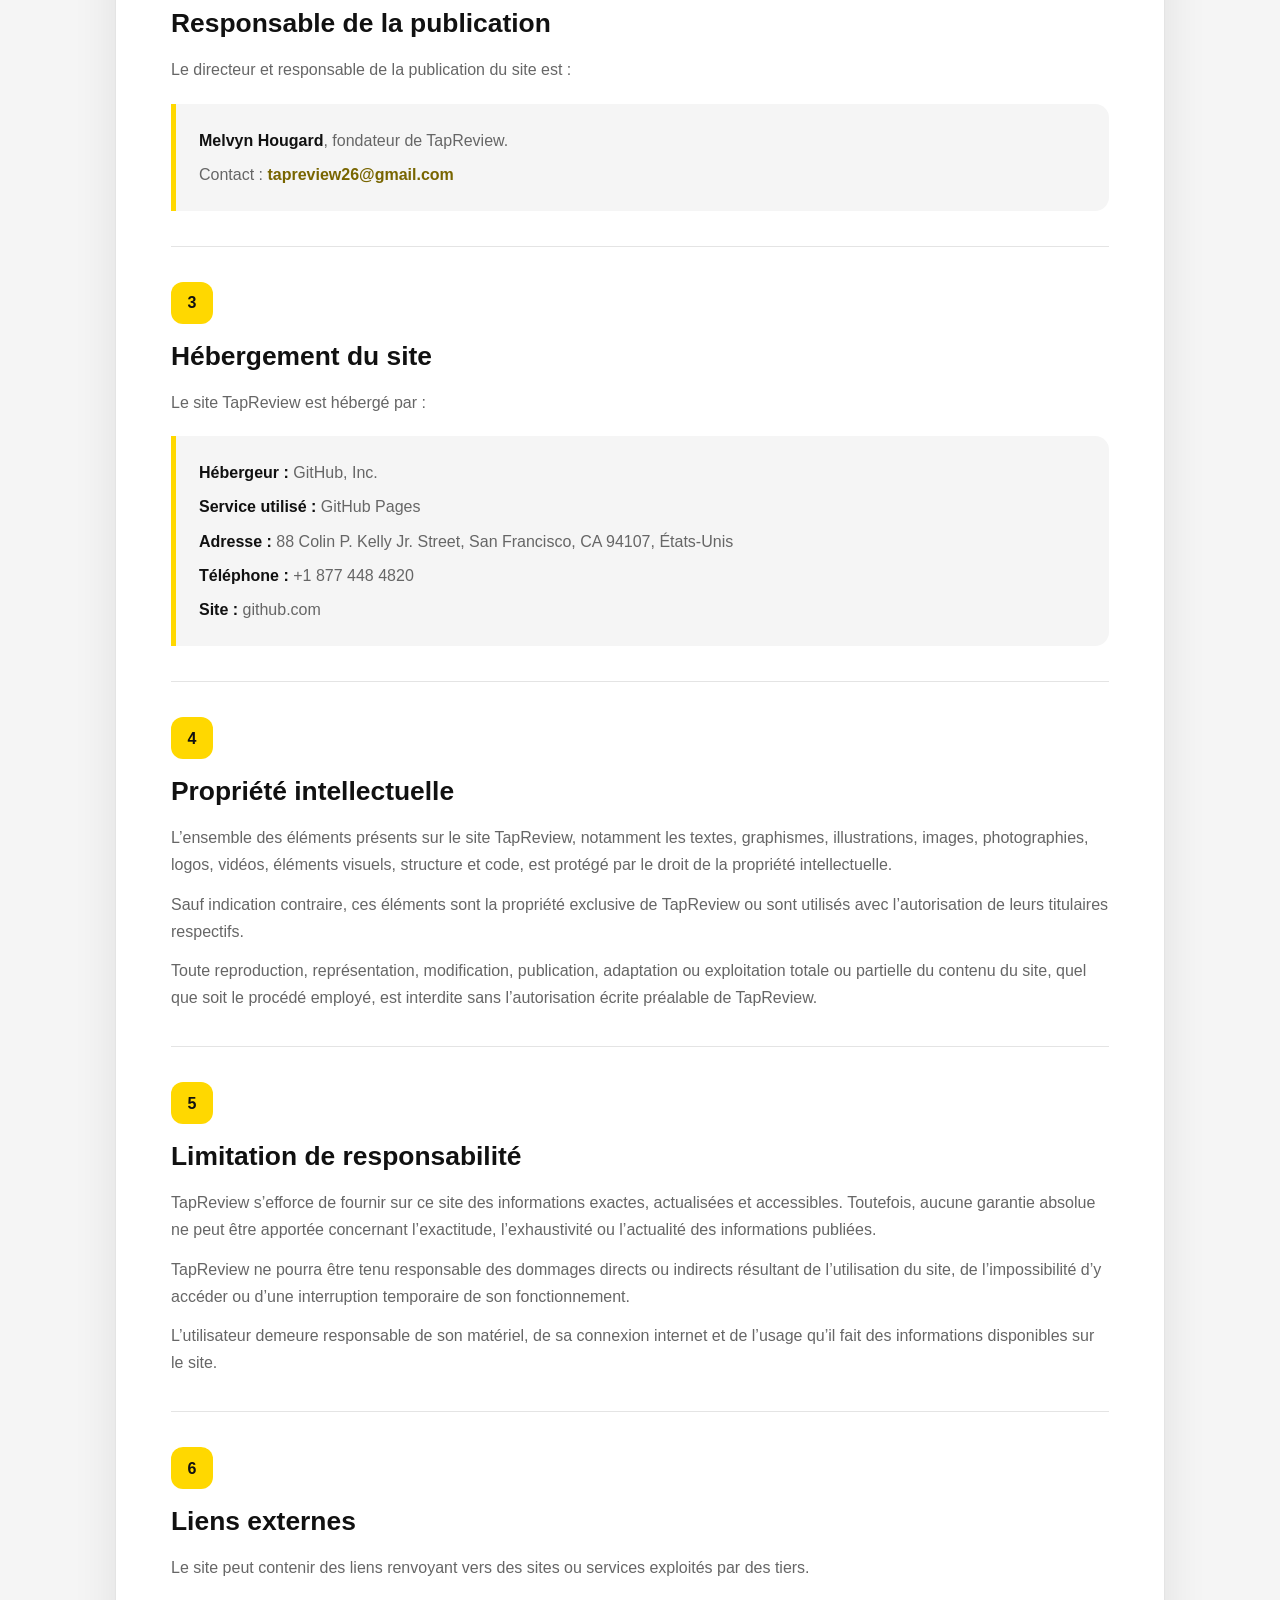
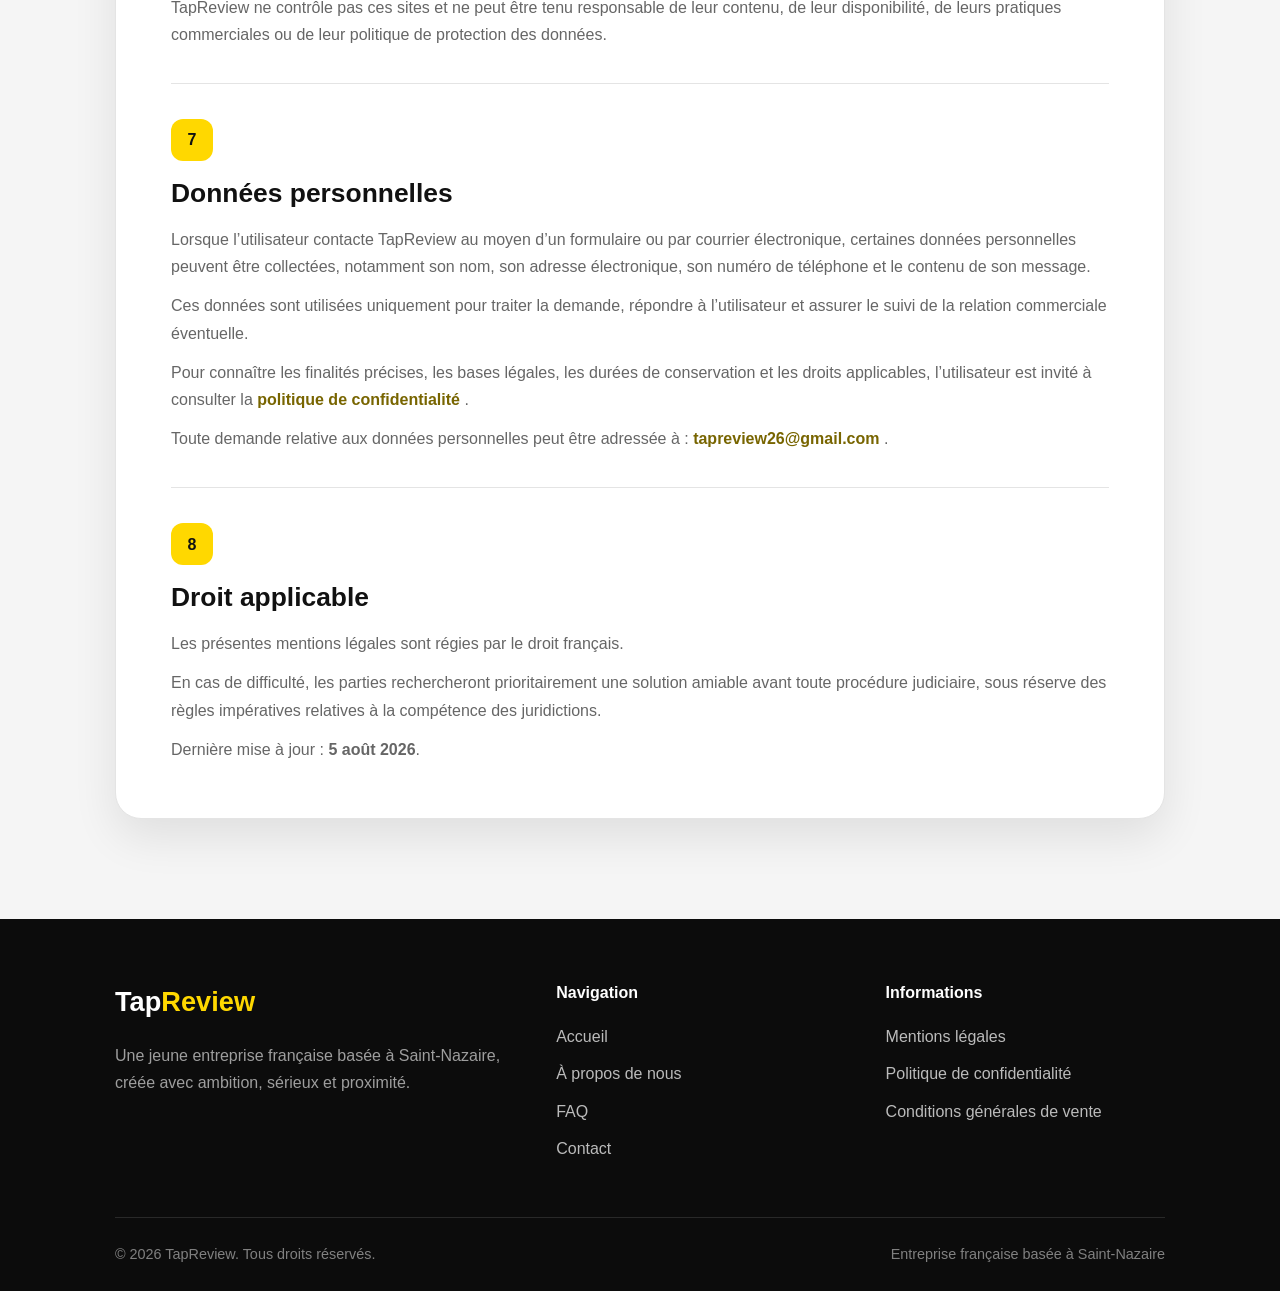
<file: mentions-légales.html>
<!DOCTYPE html>
<html lang="fr">
<head>
    <meta charset="UTF-8">

    <meta
        name="viewport"
        content="width=device-width, initial-scale=1.0"
    >

    <meta
        name="description"
        content="Mentions légales du site TapReview."
    >

    <title>Mentions légales | TapReview</title>

    <style>
        :root {
            --jaune: #ffd800;
            --jaune-clair: #fff6bd;
            --noir: #111111;
            --noir-clair: #1c1c1c;
            --gris: #666666;
            --gris-clair: #f5f5f5;
            --blanc: #ffffff;
            --bordure: #e4e4e4;
            --ombre: 0 18px 45px rgba(0, 0, 0, 0.09);
        }

        * {
            margin: 0;
            padding: 0;
            box-sizing: border-box;
        }

        html {
            scroll-behavior: smooth;
        }

        body {
            font-family: Arial, Helvetica, sans-serif;
            color: var(--noir);
            background: var(--gris-clair);
            line-height: 1.7;
        }

        a {
            color: inherit;
            text-decoration: none;
        }

        .container {
            width: min(1050px, 90%);
            margin: auto;
        }

        /* HEADER */

        .header {
            position: sticky;
            top: 0;
            z-index: 1000;
            background: rgba(17, 17, 17, 0.97);
            border-bottom: 1px solid rgba(255, 255, 255, 0.08);
            backdrop-filter: blur(12px);
        }

        .navigation {
            min-height: 88px;
            display: flex;
            align-items: center;
            justify-content: space-between;
            gap: 30px;
        }

        .logo {
            color: var(--blanc);
            font-size: 1.9rem;
            font-weight: 900;
            letter-spacing: -1.5px;
        }

        .logo span {
            color: var(--jaune);
        }

        .menu {
            display: flex;
            align-items: center;
            gap: 28px;
        }

        .menu a {
            color: #eeeeee;
            font-weight: 700;
            transition: 0.2s ease;
        }

        .menu a:hover {
            color: var(--jaune);
        }

        .menu .contact-button {
            padding: 13px 21px;
            border-radius: 13px;
            background: var(--jaune);
            color: var(--noir);
        }

        /* HERO */

        .hero {
            position: relative;
            overflow: hidden;
            padding: 95px 0;
            background:
                radial-gradient(
                    circle at 85% 20%,
                    rgba(255, 216, 0, 0.22),
                    transparent 30%
                ),
                linear-gradient(135deg, #101010, #252525);
            color: var(--blanc);
        }

        .hero::after {
            content: "";
            position: absolute;
            width: 300px;
            height: 300px;
            right: -100px;
            bottom: -160px;
            border-radius: 50%;
            background: var(--jaune);
            opacity: 0.07;
        }

        .hero-content {
            position: relative;
            z-index: 2;
            max-width: 800px;
        }

        .badge {
            display: inline-block;
            margin-bottom: 20px;
            padding: 8px 14px;
            border: 1px solid rgba(255, 216, 0, 0.45);
            border-radius: 999px;
            background: rgba(255, 216, 0, 0.10);
            color: var(--jaune);
            font-size: 0.84rem;
            font-weight: 900;
            text-transform: uppercase;
            letter-spacing: 1px;
        }

        .hero h1 {
            margin-bottom: 20px;
            font-size: clamp(2.8rem, 7vw, 5rem);
            line-height: 1.04;
            letter-spacing: -3px;
        }

        .hero h1 span {
            color: var(--jaune);
        }

        .hero p {
            max-width: 690px;
            color: #cecece;
            font-size: 1.12rem;
        }

        /* SOMMAIRE */

        .legal-wrapper {
            padding: 70px 0 100px;
        }

        .summary {
            margin-bottom: 30px;
            padding: 30px;
            border: 1px solid var(--bordure);
            border-radius: 22px;
            background: var(--blanc);
            box-shadow: var(--ombre);
        }

        .summary h2 {
            margin-bottom: 18px;
            font-size: 1.45rem;
        }

        .summary-links {
            display: flex;
            flex-wrap: wrap;
            gap: 10px;
        }

        .summary-links a {
            padding: 9px 14px;
            border-radius: 10px;
            background: var(--jaune-clair);
            font-size: 0.92rem;
            font-weight: 700;
            transition: 0.2s ease;
        }

        .summary-links a:hover {
            background: var(--jaune);
        }

        /* CONTENU LÉGAL */

        .legal-content {
            padding: 55px;
            border: 1px solid var(--bordure);
            border-radius: 26px;
            background: var(--blanc);
            box-shadow: var(--ombre);
        }

        .legal-section {
            padding: 35px 0;
            border-bottom: 1px solid var(--bordure);
        }

        .legal-section:first-child {
            padding-top: 0;
        }

        .legal-section:last-child {
            padding-bottom: 0;
            border-bottom: none;
        }

        .section-number {
            display: grid;
            width: 42px;
            height: 42px;
            margin-bottom: 16px;
            place-items: center;
            border-radius: 12px;
            background: var(--jaune);
            font-weight: 900;
        }

        .legal-section h2 {
            margin-bottom: 16px;
            font-size: 1.65rem;
            line-height: 1.25;
        }

        .legal-section h3 {
            margin: 22px 0 8px;
            font-size: 1.1rem;
        }

        .legal-section p {
            margin-bottom: 12px;
            color: var(--gris);
        }

        .legal-section p:last-child {
            margin-bottom: 0;
        }

        .info-box {
            margin-top: 20px;
            padding: 23px;
            border-left: 5px solid var(--jaune);
            border-radius: 0 14px 14px 0;
            background: var(--gris-clair);
        }

        .info-box p {
            margin-bottom: 7px;
        }

        .info-box strong {
            color: var(--noir);
        }

        .placeholder {
            color: #a00000;
            font-weight: 800;
        }

        .email-link {
            color: #786500;
            font-weight: 800;
            overflow-wrap: anywhere;
        }

        .warning {
            margin-bottom: 30px;
            padding: 22px 25px;
            border: 1px solid #e3c100;
            border-radius: 16px;
            background: #fff9d8;
        }

        .warning strong {
            display: block;
            margin-bottom: 6px;
        }

        /* FOOTER */

        .footer {
            padding: 60px 0 25px;
            background: #0c0c0c;
            color: var(--blanc);
        }

        .footer-grid {
            display: grid;
            grid-template-columns: 1.4fr 1fr 1fr;
            gap: 50px;
            padding-bottom: 45px;
        }

        .footer h3,
        .footer h4 {
            margin-bottom: 17px;
        }

        .footer h3 {
            font-size: 1.7rem;
        }

        .footer h3 span {
            color: var(--jaune);
        }

        .footer p {
            color: #9e9e9e;
        }

        .footer a {
            display: block;
            width: fit-content;
            margin-bottom: 10px;
            color: #bbbbbb;
        }

        .footer a:hover {
            color: var(--jaune);
        }

        .footer-bottom {
            display: flex;
            justify-content: space-between;
            gap: 20px;
            padding-top: 24px;
            border-top: 1px solid #292929;
            color: #808080;
            font-size: 0.9rem;
        }

        /* RESPONSIVE */

        @media (max-width: 800px) {
            .menu {
                display: none;
            }

            .legal-content {
                padding: 35px 25px;
            }

            .footer-grid {
                grid-template-columns: 1fr;
            }
        }

        @media (max-width: 600px) {
            .navigation {
                min-height: 72px;
            }

            .logo {
                font-size: 1.55rem;
            }

            .hero {
                padding: 75px 0;
            }

            .hero h1 {
                letter-spacing: -2px;
            }

            .legal-wrapper {
                padding: 45px 0 70px;
            }

            .summary {
                padding: 24px;
            }

            .legal-content {
                padding: 30px 20px;
            }

            .footer-bottom {
                flex-direction: column;
            }
        }
    </style>
</head>

<body>

    <!-- HEADER -->
    <header class="header">
        <div class="container navigation">

            <a href="index.html" class="logo">
                Tap<span>Review</span>
            </a>

            <nav class="menu">
                <a href="index.html">Accueil</a>
                <a href="index.html#produits">Produits</a>
                <a href="index.html#fonctionnement">Fonctionnement</a>
                <a href="nous.html">À propos</a>
                <a href="index.html#faq">FAQ</a>

                <a
                    href="index.html#contact"
                    class="contact-button"
                >
                    Nous contacter
                </a>
            </nav>

        </div>
    </header>

    <main>

        <!-- HERO -->
        <section class="hero">
            <div class="container hero-content">

                <div class="badge">
                    Informations juridiques
                </div>

                <h1>
                    Mentions <span>légales</span>
                </h1>

                <p>
                    Retrouvez les informations relatives à l’éditeur,
                    au responsable de publication et à l’hébergement du
                    site internet TapReview.
                </p>

            </div>
        </section>

        <!-- CONTENU -->
        <section class="legal-wrapper">
            <div class="container">

                <div class="warning">
                    <strong>À compléter avant la publication</strong>

                    Remplace toutes les informations écrites en rouge par les
                    renseignements officiels de ton entreprise et de ton
                    hébergeur.
                </div>

                <div class="summary">
                    <h2>Sommaire</h2>

                    <div class="summary-links">
                        <a href="#editeur">Éditeur du site</a>
                        <a href="#publication">Publication</a>
                        <a href="#hebergement">Hébergement</a>
                        <a href="#propriete">Propriété intellectuelle</a>
                        <a href="#responsabilite">Responsabilité</a>
                        <a href="#liens">Liens externes</a>
                        <a href="#donnees">Données personnelles</a>
                        <a href="#droit">Droit applicable</a>
                    </div>
                </div>

                <div class="legal-content">

                    <!-- ÉDITEUR -->
                    <section class="legal-section" id="editeur">

                        <div class="section-number">1</div>

                        <h2>Éditeur du site</h2>

                        <p>
                            Le site internet accessible à l’adresse
                            <strong>tapreview26.fr</strong> est édité par :
                        </p>

                        <div class="info-box">
                            <p>
                                <strong>Nom commercial :</strong>
                                TapReview
                            </p>

                            <p>
                                <strong>Entrepreneur :</strong>
                                Melvyn Hougard,
                                <span class="placeholder">
                                    Entrepreneur individuel / EI
                                </span>
                            </p>

                            <p>
                                <strong>Adresse professionnelle :</strong>
                                <span class="placeholder">
                                    [ADRESSE COMPLÈTE À AJOUTER]
                                </span>
                            </p>

                            <p>
                                <strong>Numéro SIREN ou SIRET :</strong>
                                <span class="placeholder">
                                    [NUMÉRO À AJOUTER]
                                </span>
                            </p>

                            <p>
                                <strong>Immatriculation :</strong>
                                <span class="placeholder">
                                    [RCS SAINT-NAZAIRE + NUMÉRO,
                                    SI APPLICABLE]
                                </span>
                            </p>

                            <p>
                                <strong>Numéro de TVA intracommunautaire :</strong>
                                <span class="placeholder">
                                    [NUMÉRO DE TVA OU « TVA NON APPLICABLE,
                                    ARTICLE 293 B DU CGI »]
                                </span>
                            </p>

                            <p>
                                <strong>Adresse électronique :</strong>

                                <a
                                    href="mailto:tapreview26@gmail.com"
                                    class="email-link"
                                >
                                    tapreview26@gmail.com
                                </a>
                            </p>

                            <p>
                                <strong>Téléphone :</strong>
                                <span class="placeholder">
                                    [NUMÉRO DE TÉLÉPHONE À AJOUTER]
                                </span>
                            </p>
                        </div>

                    </section>

                    <!-- RESPONSABLE DE PUBLICATION -->
                    <section class="legal-section" id="publication">

                        <div class="section-number">2</div>

                        <h2>Responsable de la publication</h2>

                        <p>
                            Le directeur et responsable de la publication du
                            site est :
                        </p>

                        <div class="info-box">
                            <p>
                                <strong>Melvyn Hougard</strong>,
                                fondateur de TapReview.
                            </p>

                            <p>
                                Contact :
                                <a
                                    href="mailto:tapreview26@gmail.com"
                                    class="email-link"
                                >
                                    tapreview26@gmail.com
                                </a>
                            </p>
                        </div>

                    </section>

                    <!-- HÉBERGEMENT -->
                    <section class="legal-section" id="hebergement">

                        <div class="section-number">3</div>

                        <h2>Hébergement du site</h2>

                        <p>
                            Le site TapReview est hébergé par :
                        </p>

                        <div class="info-box">
                            <p>
                                <strong>Hébergeur :</strong>
                                GitHub, Inc.
                            </p>

                            <p>
                                <strong>Service utilisé :</strong>
                                GitHub Pages
                            </p>

                            <p>
                                <strong>Adresse :</strong>
                                88 Colin P. Kelly Jr. Street,
                                San Francisco, CA 94107,
                                États-Unis
                            </p>

                            <p>
                                <strong>Téléphone :</strong>
                                +1 877 448 4820
                            </p>

                            <p>
                                <strong>Site :</strong>
                                github.com
                            </p>
                        </div>

                    </section>

                    <!-- PROPRIÉTÉ INTELLECTUELLE -->
                    <section class="legal-section" id="propriete">

                        <div class="section-number">4</div>

                        <h2>Propriété intellectuelle</h2>

                        <p>
                            L’ensemble des éléments présents sur le site
                            TapReview, notamment les textes, graphismes,
                            illustrations, images, photographies, logos,
                            vidéos, éléments visuels, structure et code,
                            est protégé par le droit de la propriété
                            intellectuelle.
                        </p>

                        <p>
                            Sauf indication contraire, ces éléments sont la
                            propriété exclusive de TapReview ou sont utilisés
                            avec l’autorisation de leurs titulaires respectifs.
                        </p>

                        <p>
                            Toute reproduction, représentation, modification,
                            publication, adaptation ou exploitation totale ou
                            partielle du contenu du site, quel que soit le
                            procédé employé, est interdite sans l’autorisation
                            écrite préalable de TapReview.
                        </p>

                    </section>

                    <!-- RESPONSABILITÉ -->
                    <section class="legal-section" id="responsabilite">

                        <div class="section-number">5</div>

                        <h2>Limitation de responsabilité</h2>

                        <p>
                            TapReview s’efforce de fournir sur ce site des
                            informations exactes, actualisées et accessibles.
                            Toutefois, aucune garantie absolue ne peut être
                            apportée concernant l’exactitude, l’exhaustivité ou
                            l’actualité des informations publiées.
                        </p>

                        <p>
                            TapReview ne pourra être tenu responsable des
                            dommages directs ou indirects résultant de
                            l’utilisation du site, de l’impossibilité d’y
                            accéder ou d’une interruption temporaire de son
                            fonctionnement.
                        </p>

                        <p>
                            L’utilisateur demeure responsable de son matériel,
                            de sa connexion internet et de l’usage qu’il fait
                            des informations disponibles sur le site.
                        </p>

                    </section>

                    <!-- LIENS EXTERNES -->
                    <section class="legal-section" id="liens">

                        <div class="section-number">6</div>

                        <h2>Liens externes</h2>

                        <p>
                            Le site peut contenir des liens renvoyant vers des
                            sites ou services exploités par des tiers.
                        </p>

                        <p>
                            TapReview ne contrôle pas ces sites et ne peut être
                            tenu responsable de leur contenu, de leur
                            disponibilité, de leurs pratiques commerciales ou
                            de leur politique de protection des données.
                        </p>

                    </section>

                    <!-- DONNÉES PERSONNELLES -->
                    <section class="legal-section" id="donnees">

                        <div class="section-number">7</div>

                        <h2>Données personnelles</h2>

                        <p>
                            Lorsque l’utilisateur contacte TapReview au moyen
                            d’un formulaire ou par courrier électronique,
                            certaines données personnelles peuvent être
                            collectées, notamment son nom, son adresse
                            électronique, son numéro de téléphone et le contenu
                            de son message.
                        </p>

                        <p>
                            Ces données sont utilisées uniquement pour traiter
                            la demande, répondre à l’utilisateur et assurer le
                            suivi de la relation commerciale éventuelle.
                        </p>

                        <p>
                            Pour connaître les finalités précises, les bases
                            légales, les durées de conservation et les droits
                            applicables, l’utilisateur est invité à consulter
                            la
                            <a
                                href="confidentialite.html"
                                class="email-link"
                            >
                                politique de confidentialité
                            </a>.
                        </p>

                        <p>
                            Toute demande relative aux données personnelles
                            peut être adressée à :
                            <a
                                href="mailto:tapreview26@gmail.com"
                                class="email-link"
                            >
                                tapreview26@gmail.com
                            </a>.
                        </p>

                    </section>

                    <!-- DROIT APPLICABLE -->
                    <section class="legal-section" id="droit">

                        <div class="section-number">8</div>

                        <h2>Droit applicable</h2>

                        <p>
                            Les présentes mentions légales sont régies par le
                            droit français.
                        </p>

                        <p>
                            En cas de difficulté, les parties rechercheront
                            prioritairement une solution amiable avant toute
                            procédure judiciaire, sous réserve des règles
                            impératives relatives à la compétence des
                            juridictions.
                        </p>

                        <p>
                            Dernière mise à jour :
                            <strong>5 août 2026</strong>.
                        </p>

                    </section>

                </div>
            </div>
        </section>

    </main>

    <!-- FOOTER -->
    <footer class="footer">
        <div class="container">

            <div class="footer-grid">

                <div>
                    <h3>Tap<span>Review</span></h3>

                    <p>
                        Une jeune entreprise française basée à Saint-Nazaire,
                        créée avec ambition, sérieux et proximité.
                    </p>
                </div>

                <div>
                    <h4>Navigation</h4>

                    <a href="index.html">Accueil</a>
                    <a href="nous.html">À propos de nous</a>
                    <a href="index.html#faq">FAQ</a>
                    <a href="index.html#contact">Contact</a>
                </div>

                <div>
                    <h4>Informations</h4>

                    <a href="mentions-legales.html">
                        Mentions légales
                    </a>

                    <a href="confidentialite.html">
                        Politique de confidentialité
                    </a>

                    <a href="cgv.html">
                        Conditions générales de vente
                    </a>
                </div>

            </div>

            <div class="footer-bottom">
                <span>
                    © 2026 TapReview. Tous droits réservés.
                </span>

                <span>
                    Entreprise française basée à Saint-Nazaire
                </span>
            </div>

        </div>
    </footer>

</body>
</html>
</file>
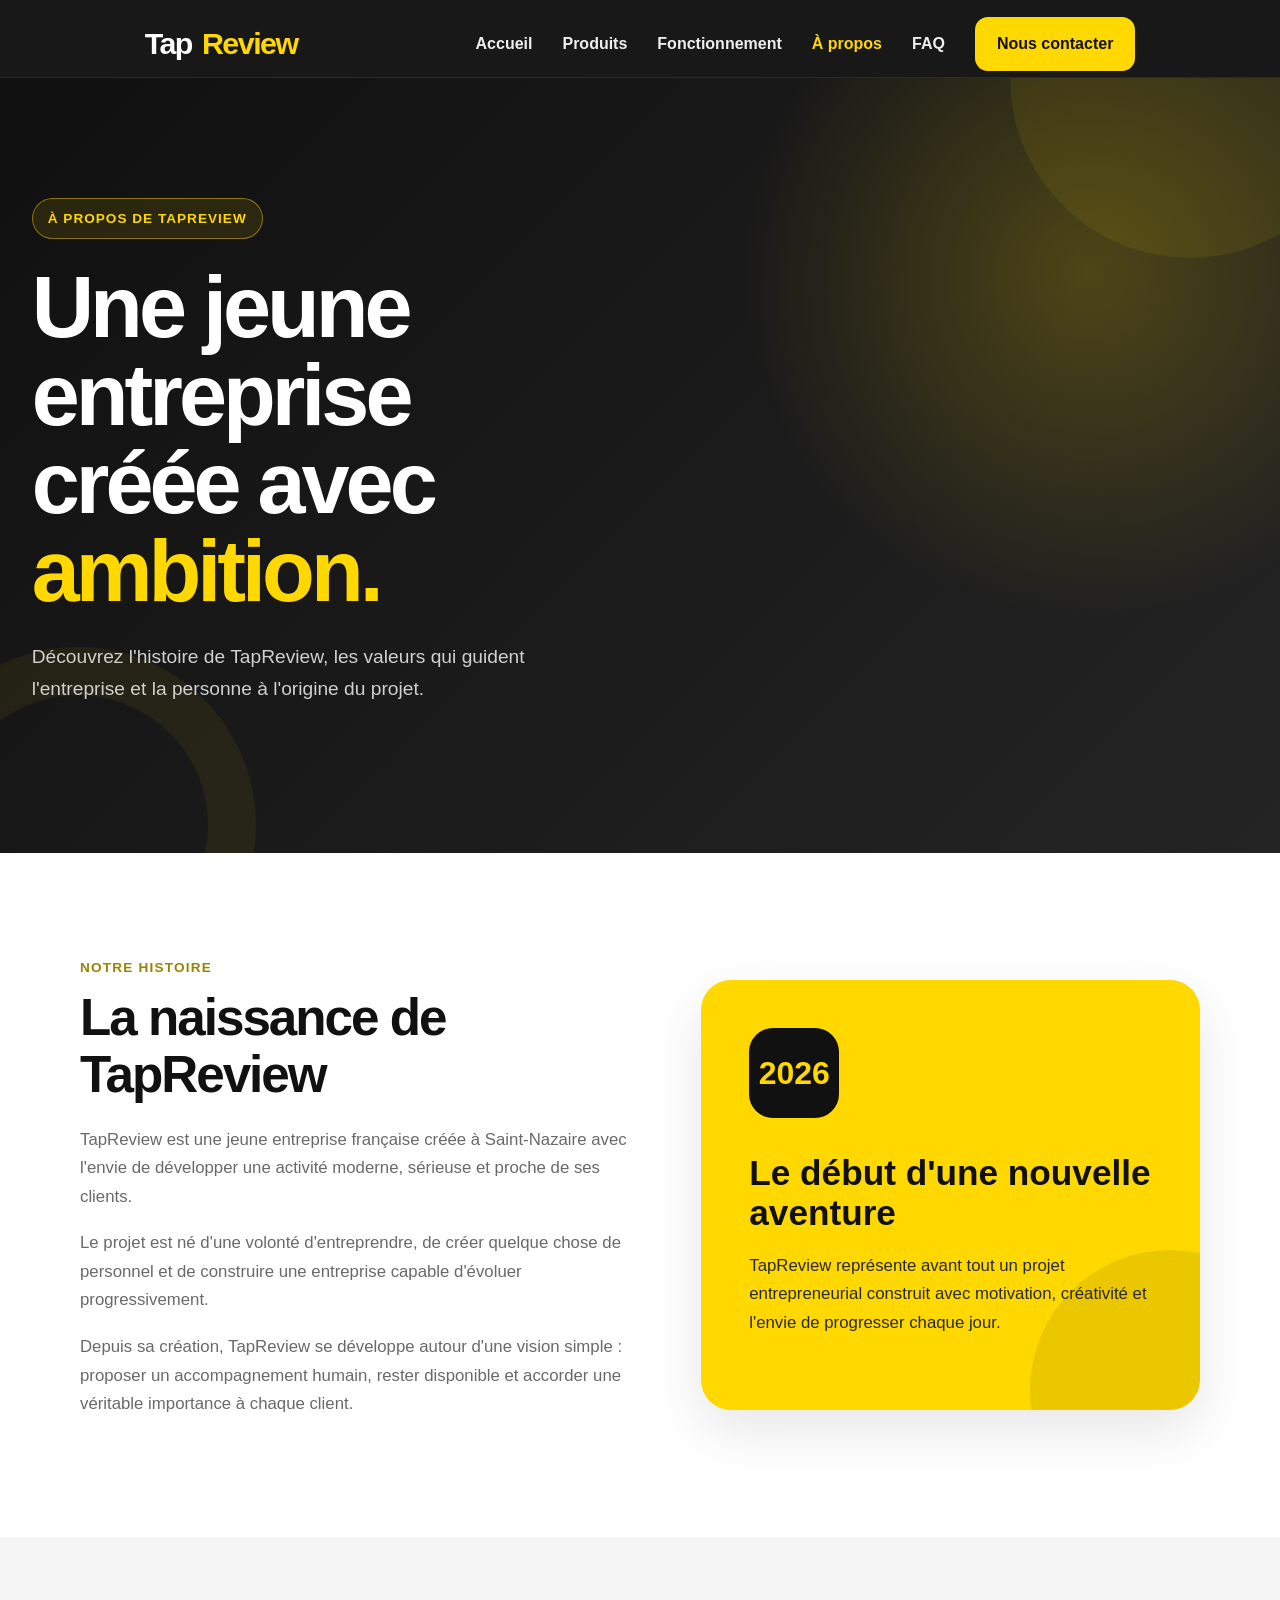
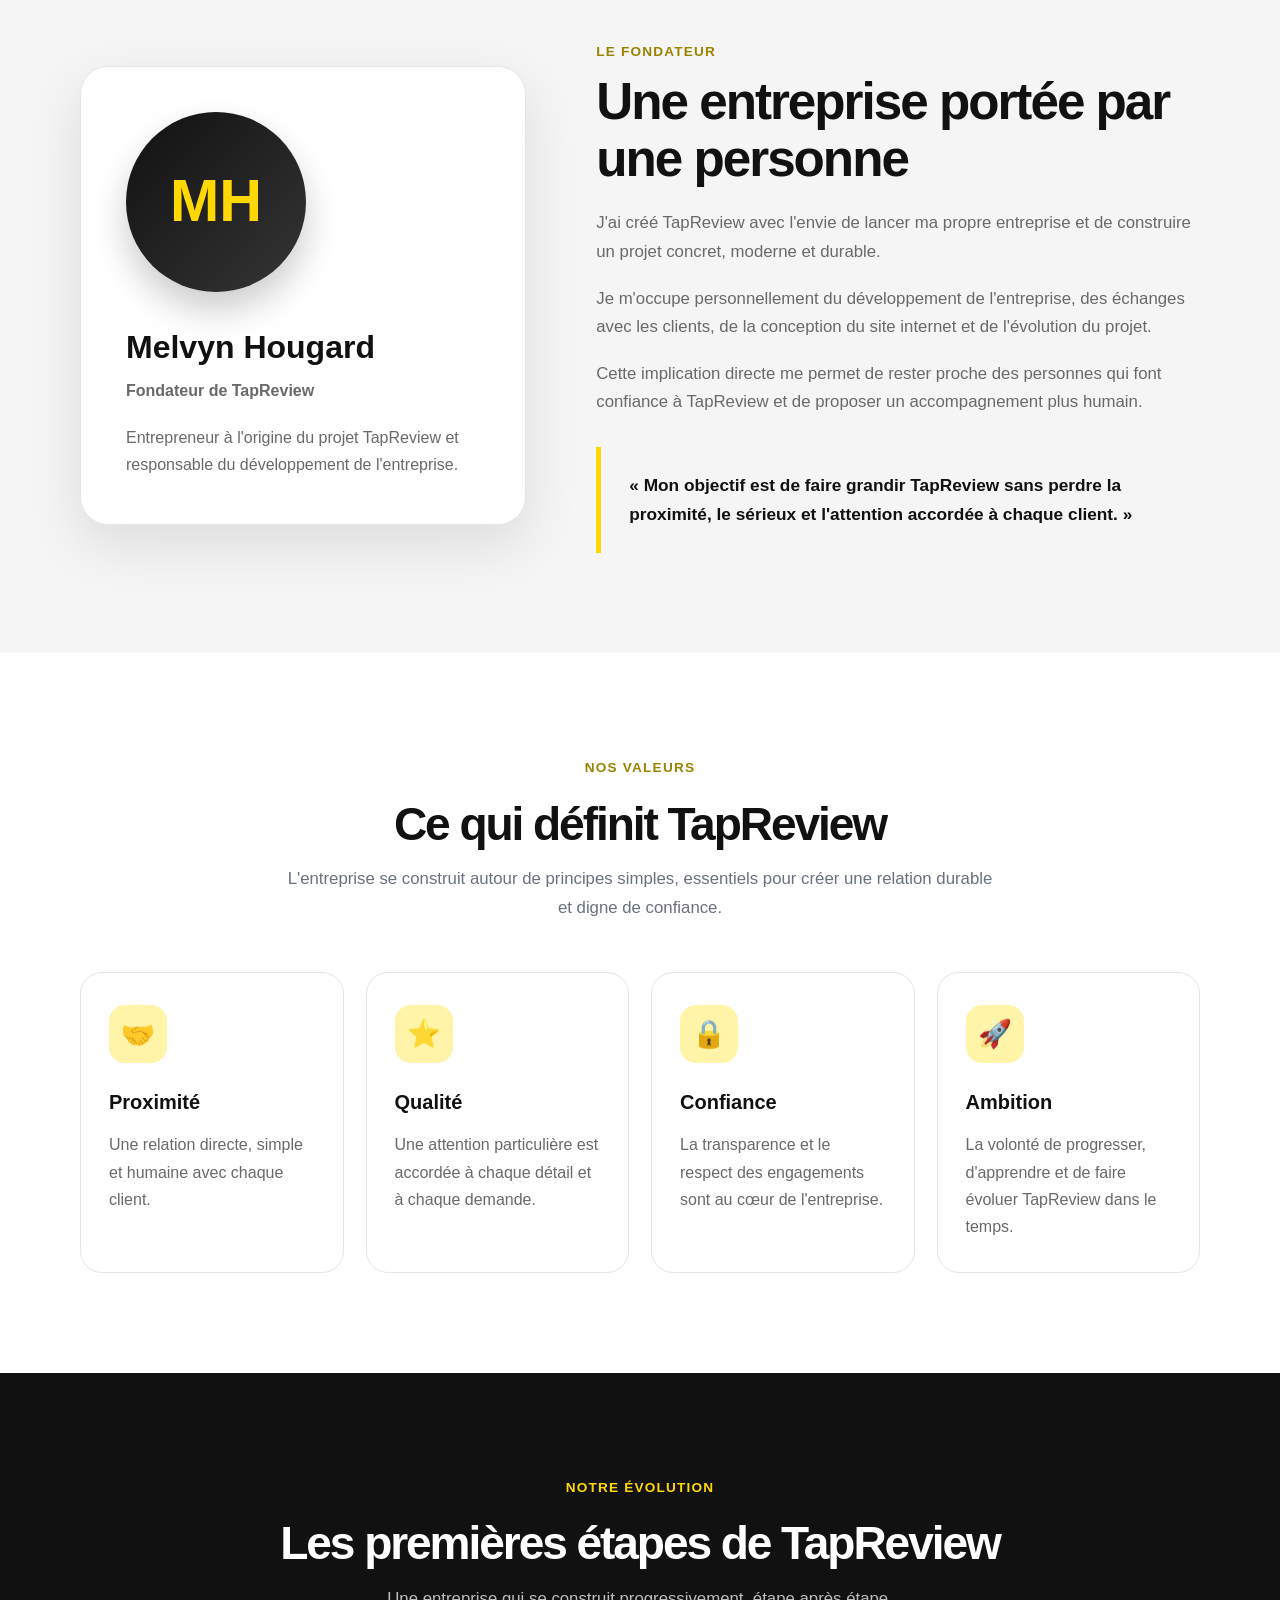
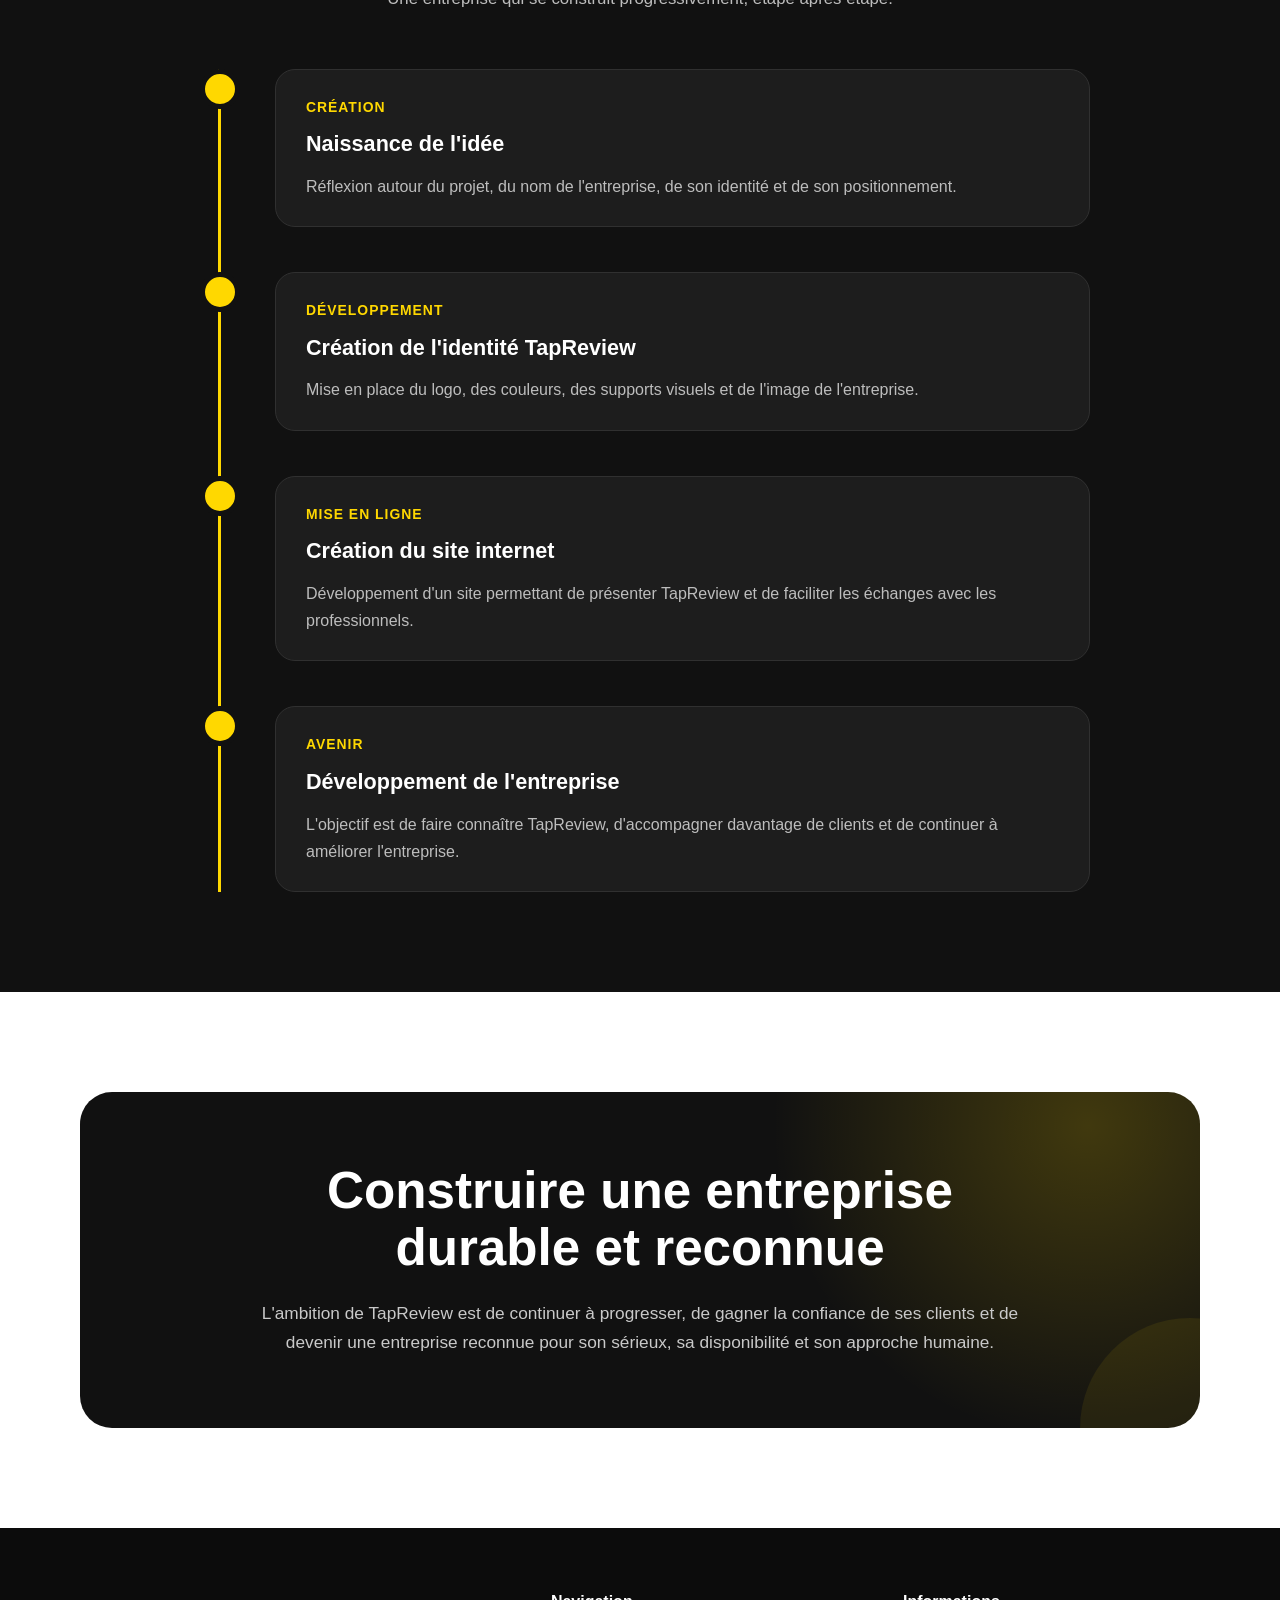
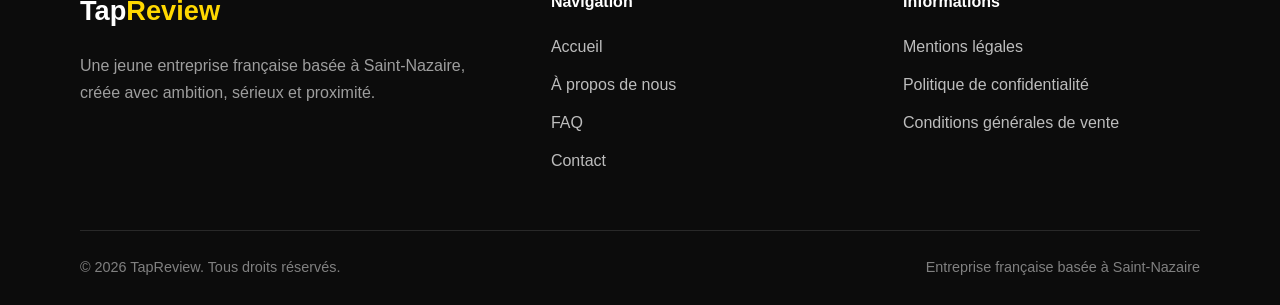
<file: nous.html>
<!DOCTYPE html>
<html lang="fr">
<head>
    <meta charset="UTF-8">

    <meta
        name="viewport"
        content="width=device-width, initial-scale=1.0"
    >

    <meta
        name="description"
        content="Découvrez TapReview, son histoire, ses valeurs et son fondateur."
    >

    <title>À propos | TapReview</title>

    <link rel="stylesheet" href="style.css">

    <style>
        :root {
            --jaune: #ffd800;
            --jaune-clair: #fff4a8;
            --noir: #111111;
            --noir-clair: #1d1d1d;
            --gris: #696969;
            --gris-clair: #f5f5f5;
            --blanc: #ffffff;
            --bordure: #e5e5e5;
            --ombre: 0 20px 55px rgba(0, 0, 0, 0.10);
        }

        * {
            margin: 0;
            padding: 0;
            box-sizing: border-box;
        }

        html {
            scroll-behavior: smooth;
        }

        body {
            font-family: Arial, Helvetica, sans-serif;
            color: var(--noir);
            background: var(--blanc);
            line-height: 1.7;
        }

        a {
            color: inherit;
            text-decoration: none;
        }

        img {
            display: block;
            max-width: 100%;
        }

        .container {
            width: min(1120px, 90%);
            margin: auto;
        }

        /* HEADER */

        .header {
            position: sticky;
            top: 0;
            z-index: 1000;
            background: rgba(17, 17, 17, 0.97);
            border-bottom: 1px solid rgba(255, 255, 255, 0.08);
            backdrop-filter: blur(12px);
        }

        .navigation {
            min-height: 88px;
            display: flex;
            align-items: center;
            justify-content: space-between;
            gap: 30px;
        }

        .logo {
            font-size: 1.9rem;
            font-weight: 900;
            color: var(--blanc);
            letter-spacing: -1.5px;
        }

        .logo span {
            color: var(--jaune);
        }

        .menu {
            display: flex;
            align-items: center;
            gap: 30px;
        }

        .menu a {
            color: #eeeeee;
            font-size: 1rem;
            font-weight: 700;
            transition: 0.2s ease;
        }

        .menu a:hover,
        .menu a.active {
            color: var(--jaune);
        }

        .menu .contact-btn {
            padding: 13px 22px;
            border-radius: 13px;
            background: var(--jaune);
            color: var(--noir);
        }

        .menu .contact-btn:hover {
            color: var(--noir);
            transform: translateY(-2px);
        }

        /* HERO */

        .hero {
            position: relative;
            overflow: hidden;
            padding: 120px 0 115px;
            background:
                radial-gradient(
                    circle at 85% 25%,
                    rgba(255, 216, 0, 0.22),
                    transparent 28%
                ),
                linear-gradient(135deg, #101010, #242424);
            color: var(--blanc);
        }

        .hero::before {
            content: "";
            position: absolute;
            width: 360px;
            height: 360px;
            top: -180px;
            right: -90px;
            border-radius: 50%;
            background: var(--jaune);
            opacity: 0.08;
        }

        .hero::after {
            content: "";
            position: absolute;
            width: 260px;
            height: 260px;
            bottom: -150px;
            left: -100px;
            border: 48px solid var(--jaune);
            border-radius: 50%;
            opacity: 0.06;
        }

        .hero-content {
            position: relative;
            z-index: 2;
            max-width: 850px;
        }

        .badge {
            display: inline-flex;
            align-items: center;
            gap: 9px;
            margin-bottom: 24px;
            padding: 8px 15px;
            border: 1px solid rgba(255, 216, 0, 0.45);
            border-radius: 999px;
            background: rgba(255, 216, 0, 0.10);
            color: var(--jaune);
            font-size: 0.85rem;
            font-weight: 900;
            text-transform: uppercase;
            letter-spacing: 1px;
        }

        .hero h1 {
            max-width: 800px;
            margin-bottom: 25px;
            font-size: clamp(3rem, 7vw, 5.4rem);
            line-height: 1.02;
            letter-spacing: -4px;
        }

        .hero h1 span {
            color: var(--jaune);
        }

        .hero p {
            max-width: 720px;
            color: #d0d0d0;
            font-size: 1.2rem;
        }

        /* SECTIONS */

        .section {
            padding: 100px 0;
        }

        .section-grey {
            background: var(--gris-clair);
        }

        .section-dark {
            background: var(--noir);
            color: var(--blanc);
        }

        .eyebrow {
            margin-bottom: 10px;
            color: #9b8300;
            font-size: 0.85rem;
            font-weight: 900;
            text-transform: uppercase;
            letter-spacing: 1.2px;
        }

        .section-dark .eyebrow {
            color: var(--jaune);
        }

        .section-title {
            margin-bottom: 22px;
            font-size: clamp(2.2rem, 4vw, 3.5rem);
            line-height: 1.12;
            letter-spacing: -2px;
        }

        .section-description {
            color: var(--gris);
            font-size: 1.05rem;
        }

        .section-dark .section-description {
            color: #bdbdbd;
        }

        /* HISTOIRE */

        .story-grid {
            display: grid;
            grid-template-columns: 1.05fr 0.95fr;
            gap: 70px;
            align-items: center;
        }

        .story-text p {
            margin-bottom: 18px;
            color: var(--gris);
            font-size: 1.05rem;
        }

        .story-card {
            position: relative;
            overflow: hidden;
            min-height: 430px;
            padding: 48px;
            border-radius: 30px;
            background: var(--jaune);
            box-shadow: var(--ombre);
        }

        .story-card::after {
            content: "";
            position: absolute;
            right: -110px;
            bottom: -120px;
            width: 280px;
            height: 280px;
            border-radius: 50%;
            background: rgba(0, 0, 0, 0.08);
        }

        .story-card-content {
            position: relative;
            z-index: 2;
        }

        .story-number {
            display: grid;
            width: 90px;
            height: 90px;
            margin-bottom: 35px;
            place-items: center;
            border-radius: 24px;
            background: var(--noir);
            color: var(--jaune);
            font-size: 2rem;
            font-weight: 900;
        }

        .story-card h3 {
            margin-bottom: 18px;
            font-size: 2.2rem;
            line-height: 1.15;
        }

        .story-card p {
            color: #292929;
            font-size: 1.05rem;
        }

        /* FONDATEUR */

        .founder-grid {
            display: grid;
            grid-template-columns: 0.85fr 1.15fr;
            gap: 70px;
            align-items: center;
        }

        .founder-card {
            padding: 45px;
            border: 1px solid var(--bordure);
            border-radius: 28px;
            background: var(--blanc);
            box-shadow: var(--ombre);
        }

        .founder-photo {
            display: grid;
            width: 180px;
            height: 180px;
            margin-bottom: 28px;
            place-items: center;
            border-radius: 50%;
            background:
                linear-gradient(
                    135deg,
                    var(--noir),
                    #353535
                );
            color: var(--jaune);
            font-size: 3.7rem;
            font-weight: 900;
            box-shadow: 0 18px 35px rgba(0, 0, 0, 0.20);
        }

        .founder-card h3 {
            margin-bottom: 3px;
            font-size: 2rem;
        }

        .founder-role {
            margin-bottom: 20px;
            color: #8c7600;
            font-weight: 800;
        }

        .founder-card p {
            color: var(--gris);
        }

        .founder-text p {
            margin-bottom: 18px;
            color: var(--gris);
            font-size: 1.05rem;
        }

        .quote {
            margin-top: 30px;
            padding: 24px 28px;
            border-left: 5px solid var(--jaune);
            border-radius: 0 16px 16px 0;
            background: var(--gris-clair);
            font-size: 1.08rem;
            font-weight: 700;
        }

        /* VALEURS */

        .section-heading {
            max-width: 720px;
            margin: 0 auto 50px;
            text-align: center;
        }

        .values-grid {
            display: grid;
            grid-template-columns: repeat(4, 1fr);
            gap: 22px;
        }

        .value-card {
            padding: 32px 28px;
            border: 1px solid var(--bordure);
            border-radius: 22px;
            background: var(--blanc);
            transition: 0.25s ease;
        }

        .value-card:hover {
            transform: translateY(-7px);
            box-shadow: var(--ombre);
        }

        .value-icon {
            display: grid;
            width: 58px;
            height: 58px;
            margin-bottom: 22px;
            place-items: center;
            border-radius: 16px;
            background: var(--jaune-clair);
            font-size: 1.7rem;
        }

        .value-card h3 {
            margin-bottom: 12px;
            font-size: 1.25rem;
        }

        .value-card p {
            color: var(--gris);
        }

        /* CHRONOLOGIE */

        .timeline {
            position: relative;
            max-width: 900px;
            margin: 55px auto 0;
        }

        .timeline::before {
            content: "";
            position: absolute;
            top: 0;
            bottom: 0;
            left: 28px;
            width: 3px;
            background: var(--jaune);
        }

        .timeline-item {
            position: relative;
            padding-left: 85px;
            margin-bottom: 45px;
        }

        .timeline-item:last-child {
            margin-bottom: 0;
        }

        .timeline-dot {
            position: absolute;
            top: 0;
            left: 10px;
            display: grid;
            width: 40px;
            height: 40px;
            place-items: center;
            border: 5px solid var(--noir);
            border-radius: 50%;
            background: var(--jaune);
        }

        .timeline-content {
            padding: 26px 30px;
            border: 1px solid #303030;
            border-radius: 20px;
            background: var(--noir-clair);
        }

        .timeline-content .date {
            display: block;
            margin-bottom: 7px;
            color: var(--jaune);
            font-size: 0.87rem;
            font-weight: 900;
            text-transform: uppercase;
            letter-spacing: 1px;
        }

        .timeline-content h3 {
            margin-bottom: 10px;
            font-size: 1.35rem;
        }

        .timeline-content p {
            color: #bdbdbd;
        }

        /* VISION */

        .vision-box {
            position: relative;
            overflow: hidden;
            padding: 70px;
            border-radius: 32px;
            background:
                radial-gradient(
                    circle at 90% 10%,
                    rgba(255, 216, 0, 0.20),
                    transparent 30%
                ),
                var(--noir);
            color: var(--blanc);
            text-align: center;
        }

        .vision-box::after {
            content: "";
            position: absolute;
            width: 220px;
            height: 220px;
            right: -100px;
            bottom: -110px;
            border-radius: 50%;
            background: var(--jaune);
            opacity: 0.08;
        }

        .vision-box h2 {
            position: relative;
            z-index: 2;
            max-width: 750px;
            margin: 0 auto 22px;
            font-size: clamp(2.2rem, 4vw, 3.5rem);
            line-height: 1.12;
        }

        .vision-box p {
            position: relative;
            z-index: 2;
            max-width: 760px;
            margin: auto;
            color: #c9c9c9;
            font-size: 1.08rem;
        }

        /* FOOTER */

        .footer {
            padding: 60px 0 25px;
            background: #0c0c0c;
            color: var(--blanc);
        }

        .footer-grid {
            display: grid;
            grid-template-columns: 1.4fr 1fr 1fr;
            gap: 55px;
            padding-bottom: 45px;
        }

        .footer h3,
        .footer h4 {
            margin-bottom: 18px;
        }

        .footer h3 {
            font-size: 1.7rem;
        }

        .footer h3 span {
            color: var(--jaune);
        }

        .footer p {
            color: #9e9e9e;
        }

        .footer a {
            display: block;
            width: fit-content;
            margin-bottom: 11px;
            color: #bdbdbd;
            transition: 0.2s ease;
        }

        .footer a:hover {
            color: var(--jaune);
        }

        .footer-bottom {
            display: flex;
            justify-content: space-between;
            gap: 20px;
            padding-top: 24px;
            border-top: 1px solid #292929;
            color: #808080;
            font-size: 0.9rem;
        }

        /* RESPONSIVE */

        @media (max-width: 1000px) {
            .values-grid {
                grid-template-columns: repeat(2, 1fr);
            }

            .story-grid,
            .founder-grid {
                gap: 45px;
            }
        }

        @media (max-width: 800px) {
            .menu {
                display: none;
            }

            .story-grid,
            .founder-grid,
            .footer-grid {
                grid-template-columns: 1fr;
            }

            .founder-card {
                order: 2;
            }

            .founder-text {
                order: 1;
            }

            .vision-box {
                padding: 50px 28px;
            }
        }

        @media (max-width: 600px) {
            .navigation {
                min-height: 72px;
            }

            .logo {
                font-size: 1.55rem;
            }

            .hero {
                padding: 85px 0;
            }

            .hero h1 {
                letter-spacing: -2.5px;
            }

            .section {
                padding: 70px 0;
            }

            .values-grid {
                grid-template-columns: 1fr;
            }

            .story-card,
            .founder-card {
                padding: 32px 25px;
            }

            .founder-photo {
                width: 135px;
                height: 135px;
                font-size: 2.8rem;
            }

            .timeline-item {
                padding-left: 68px;
            }

            .timeline::before {
                left: 20px;
            }

            .timeline-dot {
                left: 2px;
            }

            .timeline-content {
                padding: 23px;
            }

            .footer-bottom {
                flex-direction: column;
            }
        }
    </style>
</head>

<body>

    <!-- HEADER -->
    <header class="header">
        <div class="container navigation">

            <a href="index.html" class="logo">
                Tap<span>Review</span>
            </a>

            <nav class="menu">
                <a href="index.html">Accueil</a>
                <a href="index.html#produits">Produits</a>
                <a href="index.html#fonctionnement">Fonctionnement</a>
                <a href="nous.html" class="active">À propos</a>
                <a href="index.html#faq">FAQ</a>

                <a
                    href="index.html#contact"
                    class="contact-btn"
                >
                    Nous contacter
                </a>
            </nav>

        </div>
    </header>

    <main>

        <!-- HERO -->
        <section class="hero">
            <div class="container hero-content">

                <div class="badge">
                    À propos de TapReview
                </div>

                <h1>
                    Une jeune entreprise créée avec
                    <span>ambition.</span>
                </h1>

                <p>
                    Découvrez l'histoire de TapReview, les valeurs qui guident
                    l'entreprise et la personne à l'origine du projet.
                </p>

            </div>
        </section>

        <!-- HISTOIRE -->
        <section class="section">
            <div class="container story-grid">

                <div class="story-text">

                    <div class="eyebrow">
                        Notre histoire
                    </div>

                    <h2 class="section-title">
                        La naissance de TapReview
                    </h2>

                    <p>
                        TapReview est une jeune entreprise française créée à
                        Saint-Nazaire avec l'envie de développer une activité
                        moderne, sérieuse et proche de ses clients.
                    </p>

                    <p>
                        Le projet est né d'une volonté d'entreprendre, de créer
                        quelque chose de personnel et de construire une entreprise
                        capable d'évoluer progressivement.
                    </p>

                    <p>
                        Depuis sa création, TapReview se développe autour d'une
                        vision simple : proposer un accompagnement humain, rester
                        disponible et accorder une véritable importance à chaque
                        client.
                    </p>

                </div>

                <div class="story-card">
                    <div class="story-card-content">

                        <div class="story-number">
                            2026
                        </div>

                        <h3>
                            Le début d'une nouvelle aventure
                        </h3>

                        <p>
                            TapReview représente avant tout un projet
                            entrepreneurial construit avec motivation, créativité
                            et l'envie de progresser chaque jour.
                        </p>

                    </div>
                </div>

            </div>
        </section>

        <!-- FONDATEUR -->
        <section class="section section-grey">
            <div class="container founder-grid">

                <article class="founder-card">

                    <div class="founder-photo">
                        MH
                    </div>

                    <h3>Melvyn Hougard</h3>

                    <p class="founder-role">
                        Fondateur de TapReview
                    </p>

                    <p>
                        Entrepreneur à l'origine du projet TapReview et responsable
                        du développement de l'entreprise.
                    </p>

                </article>

                <div class="founder-text">

                    <div class="eyebrow">
                        Le fondateur
                    </div>

                    <h2 class="section-title">
                        Une entreprise portée par une personne
                    </h2>

                    <p>
                        J'ai créé TapReview avec l'envie de lancer ma propre
                        entreprise et de construire un projet concret, moderne et
                        durable.
                    </p>

                    <p>
                        Je m'occupe personnellement du développement de
                        l'entreprise, des échanges avec les clients, de la
                        conception du site internet et de l'évolution du projet.
                    </p>

                    <p>
                        Cette implication directe me permet de rester proche des
                        personnes qui font confiance à TapReview et de proposer
                        un accompagnement plus humain.
                    </p>

                    <div class="quote">
                        « Mon objectif est de faire grandir TapReview sans perdre
                        la proximité, le sérieux et l'attention accordée à chaque
                        client. »
                    </div>

                </div>

            </div>
        </section>

        <!-- VALEURS -->
        <section class="section">
            <div class="container">

                <div class="section-heading">

                    <div class="eyebrow">
                        Nos valeurs
                    </div>

                    <h2 class="section-title">
                        Ce qui définit TapReview
                    </h2>

                    <p class="section-description">
                        L'entreprise se construit autour de principes simples,
                        essentiels pour créer une relation durable et digne de
                        confiance.
                    </p>

                </div>

                <div class="values-grid">

                    <article class="value-card">
                        <div class="value-icon">🤝</div>

                        <h3>Proximité</h3>

                        <p>
                            Une relation directe, simple et humaine avec chaque
                            client.
                        </p>
                    </article>

                    <article class="value-card">
                        <div class="value-icon">⭐</div>

                        <h3>Qualité</h3>

                        <p>
                            Une attention particulière est accordée à chaque
                            détail et à chaque demande.
                        </p>
                    </article>

                    <article class="value-card">
                        <div class="value-icon">🔒</div>

                        <h3>Confiance</h3>

                        <p>
                            La transparence et le respect des engagements sont au
                            cœur de l'entreprise.
                        </p>
                    </article>

                    <article class="value-card">
                        <div class="value-icon">🚀</div>

                        <h3>Ambition</h3>

                        <p>
                            La volonté de progresser, d'apprendre et de faire
                            évoluer TapReview dans le temps.
                        </p>
                    </article>

                </div>

            </div>
        </section>

        <!-- CHRONOLOGIE -->
        <section class="section section-dark">
            <div class="container">

                <div class="section-heading">

                    <div class="eyebrow">
                        Notre évolution
                    </div>

                    <h2 class="section-title">
                        Les premières étapes de TapReview
                    </h2>

                    <p class="section-description">
                        Une entreprise qui se construit progressivement, étape
                        après étape.
                    </p>

                </div>

                <div class="timeline">

                    <div class="timeline-item">
                        <div class="timeline-dot"></div>

                        <div class="timeline-content">
                            <span class="date">Création</span>

                            <h3>Naissance de l'idée</h3>

                            <p>
                                Réflexion autour du projet, du nom de l'entreprise,
                                de son identité et de son positionnement.
                            </p>
                        </div>
                    </div>

                    <div class="timeline-item">
                        <div class="timeline-dot"></div>

                        <div class="timeline-content">
                            <span class="date">Développement</span>

                            <h3>Création de l'identité TapReview</h3>

                            <p>
                                Mise en place du logo, des couleurs, des supports
                                visuels et de l'image de l'entreprise.
                            </p>
                        </div>
                    </div>

                    <div class="timeline-item">
                        <div class="timeline-dot"></div>

                        <div class="timeline-content">
                            <span class="date">Mise en ligne</span>

                            <h3>Création du site internet</h3>

                            <p>
                                Développement d'un site permettant de présenter
                                TapReview et de faciliter les échanges avec les
                                professionnels.
                            </p>
                        </div>
                    </div>

                    <div class="timeline-item">
                        <div class="timeline-dot"></div>

                        <div class="timeline-content">
                            <span class="date">Avenir</span>

                            <h3>Développement de l'entreprise</h3>

                            <p>
                                L'objectif est de faire connaître TapReview,
                                d'accompagner davantage de clients et de continuer
                                à améliorer l'entreprise.
                            </p>
                        </div>
                    </div>

                </div>

            </div>
        </section>

        <!-- VISION -->
        <section class="section">
            <div class="container">

                <div class="vision-box">

                    <h2>
                        Construire une entreprise durable et reconnue
                    </h2>

                    <p>
                        L'ambition de TapReview est de continuer à progresser,
                        de gagner la confiance de ses clients et de devenir une
                        entreprise reconnue pour son sérieux, sa disponibilité
                        et son approche humaine.
                    </p>

                </div>

            </div>
        </section>

    </main>

    <!-- FOOTER -->
    <footer class="footer">
        <div class="container">

            <div class="footer-grid">

                <div>
                    <h3>Tap<span>Review</span></h3>

                    <p>
                        Une jeune entreprise française basée à Saint-Nazaire,
                        créée avec ambition, sérieux et proximité.
                    </p>
                </div>

                <div>
                    <h4>Navigation</h4>

                    <a href="index.html">Accueil</a>
                    <a href="nous.html">À propos de nous</a>
                    <a href="index.html#faq">FAQ</a>
                    <a href="index.html#contact">Contact</a>
                </div>

                <div>
                    <h4>Informations</h4>

                    <a href="mentions-legales.html">
                        Mentions légales
                    </a>

                    <a href="confidentialite.html">
                        Politique de confidentialité
                    </a>

                    <a href="cgv.html">
                        Conditions générales de vente
                    </a>
                </div>

            </div>

            <div class="footer-bottom">
                <span>
                    © 2026 TapReview. Tous droits réservés.
                </span>

                <span>
                    Entreprise française basée à Saint-Nazaire
                </span>
            </div>

        </div>
    </footer>

</body>
</html>
</file>
<file: style.css>
* {
  margin: 0;
  padding: 0;
  box-sizing: border-box;
}

:root {
  --bg: #f6f7fb;
  --surface: #ffffff;
  --dark: #10131a;
  --muted: #697080;
  --primary: #6c4cff;
  --primary-dark: #5636e8;
  --accent: #20d3a2;
  --border: #e4e7ef;
  --shadow: 0 24px 70px rgba(23, 25, 36, 0.10);
}

html {
  scroll-behavior: smooth;
}

body {
  font-family: "Manrope", Arial, sans-serif;
  color: var(--dark);
  background: var(--bg);
  line-height: 1.6;
}

a {
  color: inherit;
  text-decoration: none;
}

.header {
  height: 78px;
  padding: 0 7%;
  display: flex;
  align-items: center;
  justify-content: space-between;
  background: rgba(255,255,255,.88);
  backdrop-filter: blur(18px);
  border-bottom: 1px solid rgba(228,231,239,.8);
  position: sticky;
  top: 0;
  z-index: 1000;
}

.logo {
  display: inline-flex;
  align-items: center;
  gap: 10px;
  font-size: 1.25rem;
  font-weight: 800;
}

.logo-icon {
  width: 38px;
  height: 38px;
  border-radius: 12px;
  display: grid;
  place-items: center;
  color: #fff;
  background: linear-gradient(135deg, var(--primary), #8d73ff);
  box-shadow: 0 10px 22px rgba(108,76,255,.25);
}

.nav {
  display: flex;
  align-items: center;
  gap: 28px;
  font-size: .94rem;
  font-weight: 600;
}

.nav a:hover {
  color: var(--primary);
}

.nav-cta {
  padding: 11px 18px;
  border-radius: 12px;
  color: #fff !important;
  background: var(--dark);
}

.menu-toggle {
  display: none;
  background: none;
  border: 0;
}

.hero {
  min-height: 740px;
  padding: 80px 7% 70px;
  display: grid;
  grid-template-columns: 1.04fr .96fr;
  align-items: center;
  gap: 60px;
  overflow: hidden;
  position: relative;
  background:
    radial-gradient(circle at 70% 15%, rgba(108,76,255,.16), transparent 28%),
    radial-gradient(circle at 90% 80%, rgba(32,211,162,.12), transparent 22%),
    linear-gradient(180deg, #fff, #f7f7fc);
}

.badge, .eyebrow {
  display: inline-block;
  color: var(--primary);
  font-size: .8rem;
  font-weight: 800;
  letter-spacing: .11em;
  text-transform: uppercase;
}

.badge {
  padding: 9px 14px;
  border-radius: 999px;
  background: #efecff;
  margin-bottom: 22px;
}

.hero h1 {
  max-width: 760px;
  font-size: clamp(3rem, 5vw, 5.4rem);
  line-height: 1.02;
  letter-spacing: -.055em;
  margin-bottom: 26px;
}

.hero h1 span {
  color: var(--primary);
}

.hero-content > p {
  max-width: 680px;
  color: var(--muted);
  font-size: 1.12rem;
  margin-bottom: 32px;
}

.hero-actions {
  display: flex;
  gap: 14px;
  flex-wrap: wrap;
}

.btn {
  min-height: 52px;
  padding: 0 22px;
  border-radius: 14px;
  display: inline-flex;
  align-items: center;
  justify-content: center;
  border: 0;
  font: inherit;
  font-weight: 800;
  cursor: pointer;
  transition: .2s ease;
}

.btn:hover {
  transform: translateY(-2px);
}

.btn-primary {
  color: #fff;
  background: linear-gradient(135deg, var(--primary), #805fff);
  box-shadow: 0 16px 34px rgba(108,76,255,.25);
}

.btn-secondary {
  background: #fff;
  border: 1px solid var(--border);
}

.hero-trust {
  margin-top: 44px;
  display: grid;
  grid-template-columns: repeat(3, 1fr);
  gap: 24px;
}

.hero-trust div {
  display: flex;
  flex-direction: column;
  gap: 3px;
}

.hero-trust strong {
  font-size: .92rem;
}

.hero-trust span {
  color: var(--muted);
  font-size: .78rem;
}

.hero-visual {
  min-height: 520px;
  position: relative;
  display: grid;
  place-items: center;
}

.glow {
  position: absolute;
  width: 430px;
  height: 430px;
  border-radius: 50%;
  background: linear-gradient(135deg, rgba(108,76,255,.45), rgba(32,211,162,.25));
  filter: blur(45px);
  opacity: .55;
}

.product-card {
  position: relative;
  z-index: 2;
  width: 330px;
  height: 430px;
  padding: 42px 35px;
  border-radius: 36px;
  color: #fff;
  background:
    linear-gradient(145deg, rgba(255,255,255,.13), transparent 40%),
    linear-gradient(155deg, #222631, #11131a);
  box-shadow: 0 45px 90px rgba(30, 28, 52, .28);
  border: 1px solid rgba(255,255,255,.12);
  transform: rotate(-5deg);
  display: flex;
  flex-direction: column;
  align-items: center;
  justify-content: center;
}

.google-stars {
  color: #ffd45c;
  letter-spacing: 4px;
  margin-bottom: 52px;
}

.tap-symbol {
  width: 94px;
  height: 94px;
  border-radius: 50%;
  display: grid;
  place-items: center;
  font-size: 1.7rem;
  font-weight: 800;
  color: var(--dark);
  background: var(--accent);
  margin-bottom: 34px;
}

.product-card h3 {
  font-size: 1.6rem;
  text-align: center;
  margin-bottom: 8px;
}

.product-card p {
  color: #c7cbd5;
  font-size: .9rem;
}

.brand-pill {
  margin-top: 38px;
  padding: 8px 14px;
  border-radius: 999px;
  font-size: .76rem;
  background: rgba(255,255,255,.1);
}

.floating-card {
  position: absolute;
  z-index: 3;
  padding: 13px 18px;
  border-radius: 15px;
  font-size: .85rem;
  font-weight: 800;
  background: #fff;
  box-shadow: var(--shadow);
}

.card-one { left: 6%; top: 25%; transform: rotate(-8deg); }
.card-two { right: 5%; top: 20%; color: var(--primary); }
.card-three { right: 4%; bottom: 19%; transform: rotate(7deg); }

.logos-strip {
  padding: 22px 7%;
  display: flex;
  align-items: center;
  justify-content: center;
  gap: 42px;
  flex-wrap: wrap;
  color: #5d6370;
  background: #fff;
  border-top: 1px solid var(--border);
  border-bottom: 1px solid var(--border);
  font-size: .9rem;
}

.logos-strip span {
  color: #a1a6b1;
}

.section {
  padding: 110px 7%;
}

.section-heading {
  max-width: 760px;
  margin: 0 auto 58px;
  text-align: center;
}

.section-heading h2, .benefits-copy h2, .contact-copy h2, .cta-banner h2 {
  margin: 10px 0 16px;
  font-size: clamp(2.1rem, 3.6vw, 3.8rem);
  line-height: 1.08;
  letter-spacing: -.045em;
}

.section-heading p, .benefits-copy > p, .contact-copy > p, .cta-banner p {
  color: var(--muted);
}

.products-grid {
  display: grid;
  grid-template-columns: repeat(3, 1fr);
  gap: 25px;
  max-width: 1250px;
  margin: auto;
}

.product {
  position: relative;
  background: var(--surface);
  border: 1px solid var(--border);
  border-radius: 26px;
  overflow: hidden;
  box-shadow: 0 16px 45px rgba(27,29,41,.06);
}

.product.featured {
  border-color: rgba(108,76,255,.35);
  transform: translateY(-10px);
}

.popular {
  position: absolute;
  top: 16px;
  right: 16px;
  z-index: 2;
  padding: 7px 10px;
  border-radius: 999px;
  color: #fff;
  font-size: .68rem;
  font-weight: 800;
  background: var(--primary);
}

.product-image {
  height: 265px;
  display: flex;
  flex-direction: column;
  align-items: center;
  justify-content: center;
}

.plaque {
  width: 70%;
  height: 205px;
  margin: 32px auto 28px;
  border-radius: 24px;
  color: #fff;
  background: linear-gradient(145deg, #222631, #11131a);
  box-shadow: 0 25px 50px rgba(20,22,30,.18);
}

.product-image strong {
  font-size: 1.12rem;
  margin: 10px 0 4px;
}

.product-image > span:last-child {
  font-size: .75rem;
  color: #c8ccd5;
}

.mini-stars {
  color: #ffd45c !important;
  letter-spacing: 3px;
}

.card-nfc {
  width: 75%;
  height: 190px;
  margin: 38px auto 37px;
  border-radius: 18px;
  color: #fff;
  background: linear-gradient(135deg, var(--primary), #3f29ae);
  transform: rotate(-4deg);
  box-shadow: 0 25px 50px rgba(108,76,255,.25);
}

.nfc-mark {
  margin-top: 22px;
  color: #fff !important;
  font-size: 1.3rem !important;
}

.sticker {
  background: linear-gradient(160deg, #f2f0ff, #f7fffc);
}

.sticker-circle {
  width: 145px;
  height: 145px;
  display: grid;
  place-items: center;
  text-align: center;
  border-radius: 50%;
  color: #fff;
  font-weight: 800;
  font-size: 1.7rem;
  line-height: 1.05;
  background: var(--dark);
  box-shadow: 0 22px 45px rgba(20,22,30,.16);
}

.sticker-circle small {
  font-size: .65rem;
  font-weight: 600;
}

.product-body {
  padding: 26px 28px 30px;
  border-top: 1px solid var(--border);
}

.product-top {
  display: flex;
  gap: 16px;
  align-items: flex-start;
  justify-content: space-between;
}

.product h3 {
  font-size: 1.15rem;
  line-height: 1.3;
}

.price {
  flex: 0 0 auto;
  color: var(--primary);
  font-size: .8rem;
  font-weight: 800;
}

.product-body > p {
  margin: 15px 0;
  color: var(--muted);
  font-size: .9rem;
}

.product ul {
  padding-left: 18px;
  margin-bottom: 20px;
  color: #434956;
  font-size: .84rem;
}

.product-body > a {
  color: var(--primary);
  font-weight: 800;
  font-size: .88rem;
}

.section-dark {
  padding: 110px 7%;
  color: #fff;
  background:
    radial-gradient(circle at 15% 15%, rgba(108,76,255,.25), transparent 25%),
    #11141c;
}

.section-heading.light p {
  color: #aeb4c1;
}

.steps {
  max-width: 1180px;
  margin: auto;
  display: grid;
  grid-template-columns: repeat(3, 1fr);
  gap: 22px;
}

.steps article {
  position: relative;
  min-height: 300px;
  padding: 32px;
  border-radius: 24px;
  background: rgba(255,255,255,.055);
  border: 1px solid rgba(255,255,255,.08);
}

.step-number {
  position: absolute;
  top: 26px;
  right: 28px;
  color: rgba(255,255,255,.25);
  font-size: 1.25rem;
  font-weight: 800;
}

.step-icon {
  font-size: 2rem;
  margin: 35px 0 28px;
}

.steps h3 {
  margin-bottom: 12px;
  font-size: 1.2rem;
}

.steps p {
  color: #aeb4c1;
  font-size: .9rem;
}

.benefits {
  display: grid;
  grid-template-columns: 1.1fr .9fr;
  gap: 85px;
  align-items: center;
}

.benefits-copy {
  max-width: 680px;
}

.benefit-list {
  display: grid;
  grid-template-columns: 1fr 1fr;
  gap: 22px;
  margin-top: 34px;
}

.benefit-list > div {
  display: flex;
  gap: 13px;
}

.benefit-list > div > span, .contact-points span {
  flex: 0 0 auto;
  width: 25px;
  height: 25px;
  display: grid;
  place-items: center;
  border-radius: 50%;
  color: #0b7c5b;
  background: #dff9f1;
  font-weight: 800;
}

.benefit-list p {
  color: var(--muted);
  font-size: .86rem;
}

.benefit-list strong {
  color: var(--dark);
}

.stats-panel {
  padding: 30px;
  display: grid;
  grid-template-columns: 1fr 1fr;
  gap: 16px;
  border-radius: 30px;
  background: linear-gradient(145deg, #ede9ff, #effcf8);
}

.rating-card {
  grid-column: 1 / -1;
  padding: 26px;
  display: flex;
  gap: 20px;
  align-items: center;
  border-radius: 22px;
  background: #fff;
}

.rating-number {
  font-size: 3.5rem;
  font-weight: 800;
  letter-spacing: -.05em;
}

.stars {
  color: #ffbb2e;
  letter-spacing: 2px;
}

.rating-card p {
  color: var(--muted);
  font-size: .84rem;
}

.mini-stat {
  min-height: 140px;
  padding: 24px;
  display: flex;
  flex-direction: column;
  justify-content: flex-end;
  border-radius: 22px;
  color: #fff;
  background: var(--dark);
}

.mini-stat strong {
  font-size: 1.45rem;
}

.mini-stat span {
  color: #aeb4c1;
  font-size: .8rem;
}

.cta-banner {
  margin: 0 7%;
  padding: 58px 64px;
  display: flex;
  align-items: center;
  justify-content: space-between;
  gap: 40px;
  border-radius: 34px;
  color: #fff;
  background:
    radial-gradient(circle at 85% 20%, rgba(255,255,255,.2), transparent 22%),
    linear-gradient(135deg, var(--primary), #392099);
}

.cta-banner .eyebrow {
  color: #cfc4ff;
}

.cta-banner p {
  color: #ddd7ff;
}

.btn-white {
  min-width: 190px;
  color: var(--dark);
  background: #fff;
}

.faq {
  max-width: 1050px;
  margin: auto;
}

.faq-list {
  display: grid;
  gap: 13px;
}

details {
  padding: 21px 24px;
  border-radius: 16px;
  background: #fff;
  border: 1px solid var(--border);
}

summary {
  cursor: pointer;
  font-weight: 800;
}

details p {
  padding-top: 14px;
  color: var(--muted);
  font-size: .9rem;
}

.contact-section {
  padding: 100px 7%;
  display: grid;
  grid-template-columns: .8fr 1.2fr;
  gap: 70px;
  background: #eef0f7;
}

.contact-copy {
  align-self: center;
}

.contact-points {
  margin-top: 30px;
  display: grid;
  gap: 14px;
  font-size: .9rem;
  font-weight: 700;
}

.contact-points div {
  display: flex;
  gap: 12px;
  align-items: center;
}

.contact-form {
  padding: 35px;
  border-radius: 26px;
  background: #fff;
  box-shadow: 0 18px 55px rgba(27,29,41,.08);
}

.form-row {
  display: grid;
  grid-template-columns: 1fr 1fr;
  gap: 18px;
}

label {
  display: grid;
  gap: 8px;
  margin-bottom: 17px;
  font-size: .82rem;
  font-weight: 800;
}

input, select, textarea {
  width: 100%;
  padding: 14px 15px;
  border: 1px solid var(--border);
  border-radius: 12px;
  outline: none;
  font: inherit;
  color: var(--dark);
  background: #fafbfe;
}

input:focus, select:focus, textarea:focus {
  border-color: var(--primary);
  box-shadow: 0 0 0 3px rgba(108,76,255,.1);
}

textarea {
  resize: vertical;
}

.form-button {
  width: 100%;
}

.form-status {
  min-height: 24px;
  margin-top: 12px;
  text-align: center;
  color: #0b7c5b;
  font-size: .84rem;
  font-weight: 700;
}

footer {
  padding: 65px 7% 20px;
  color: #d2d5dc;
  background: #0c0f15;
}

.footer-main {
  display: grid;
  grid-template-columns: 2fr 1fr 1fr 1.2fr;
  gap: 50px;
  padding-bottom: 45px;
}

.footer-logo {
  color: #fff;
  margin-bottom: 18px;
}

.footer-main > div:first-child p {
  max-width: 360px;
  color: #8e949f;
  font-size: .88rem;
}

.footer-main h4 {
  color: #fff;
  margin-bottom: 16px;
  font-size: .9rem;
}

.footer-main a, .footer-main div:not(:first-child) p {
  display: block;
  margin-bottom: 10px;
  color: #8e949f;
  font-size: .82rem;
}

.footer-bottom {
  padding-top: 20px;
  display: flex;
  justify-content: space-between;
  gap: 20px;
  border-top: 1px solid rgba(255,255,255,.08);
  color: #727884;
  font-size: .76rem;
}

@media (max-width: 980px) {
  .menu-toggle {
    width: 42px;
    height: 42px;
    display: grid;
    place-content: center;
    gap: 5px;
  }

  .menu-toggle span {
    width: 23px;
    height: 2px;
    display: block;
    background: var(--dark);
  }

  .nav {
    display: none;
    position: absolute;
    left: 4%;
    right: 4%;
    top: 70px;
    padding: 24px;
    flex-direction: column;
    align-items: stretch;
    background: #fff;
    border: 1px solid var(--border);
    border-radius: 18px;
    box-shadow: var(--shadow);
  }

  .nav.open {
    display: flex;
  }

  .hero {
    grid-template-columns: 1fr;
    text-align: center;
  }

  .hero-content > p {
    margin-left: auto;
    margin-right: auto;
  }

  .hero-actions {
    justify-content: center;
  }

  .products-grid, .steps {
    grid-template-columns: 1fr;
  }

  .product.featured {
    transform: none;
  }

  .benefits, .contact-section {
    grid-template-columns: 1fr;
  }

  .cta-banner {
    flex-direction: column;
    align-items: flex-start;
  }

  .footer-main {
    grid-template-columns: 1fr 1fr;
  }
}

@media (max-width: 640px) {
  .header {
    padding: 0 5%;
  }

  .hero, .section, .section-dark, .contact-section {
    padding-left: 5%;
    padding-right: 5%;
  }

  .hero {
    min-height: auto;
    padding-top: 60px;
  }

  .hero h1 {
    font-size: 2.65rem;
  }

  .hero-trust {
    grid-template-columns: 1fr;
  }

  .hero-visual {
    min-height: 430px;
  }

  .product-card {
    width: 270px;
    height: 360px;
  }

  .floating-card {
    font-size: .72rem;
  }

  .benefit-list, .form-row {
    grid-template-columns: 1fr;
  }

  .stats-panel {
    grid-template-columns: 1fr;
  }

  .rating-card {
    grid-column: auto;
  }

  .cta-banner {
    margin: 0 5%;
    padding: 42px 28px;
  }

  .contact-form {
    padding: 24px;
  }

  .footer-main {
    grid-template-columns: 1fr;
  }

  .footer-bottom {
    flex-direction: column;
  }
}
</file>
